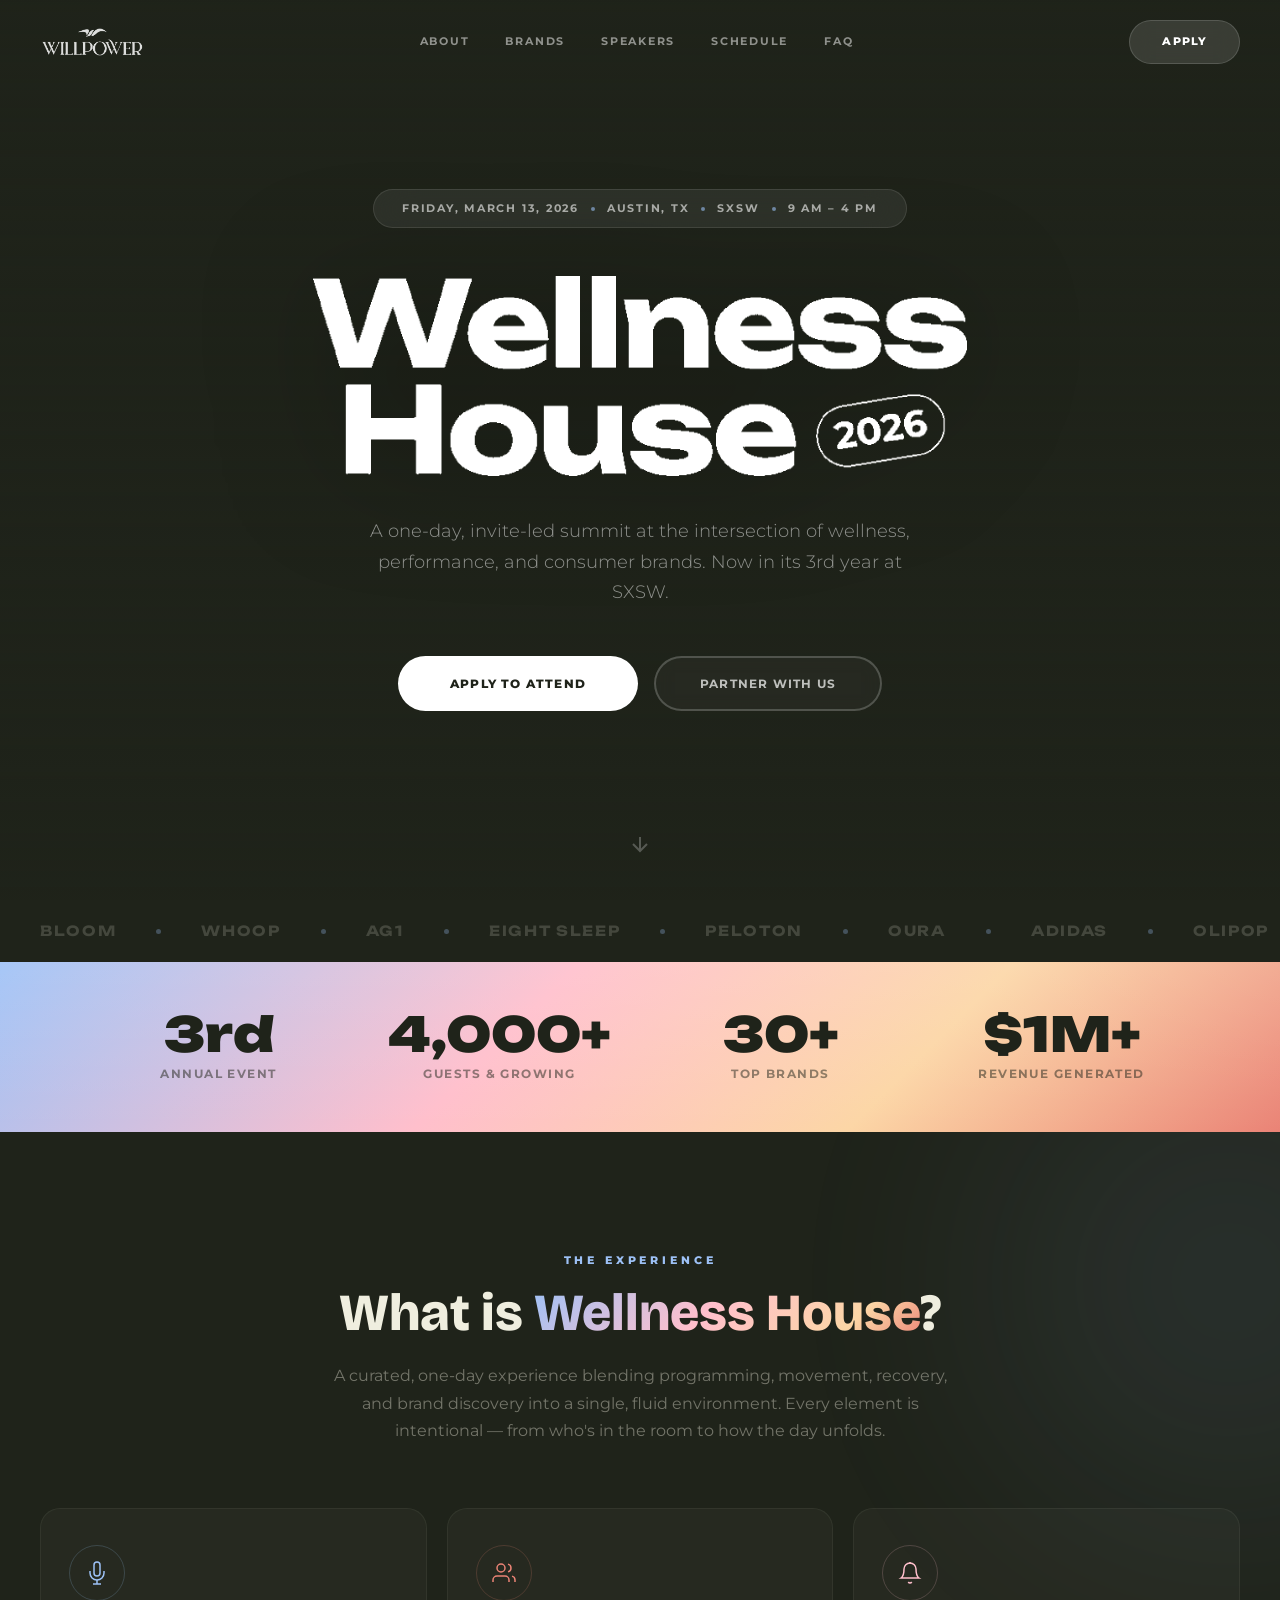
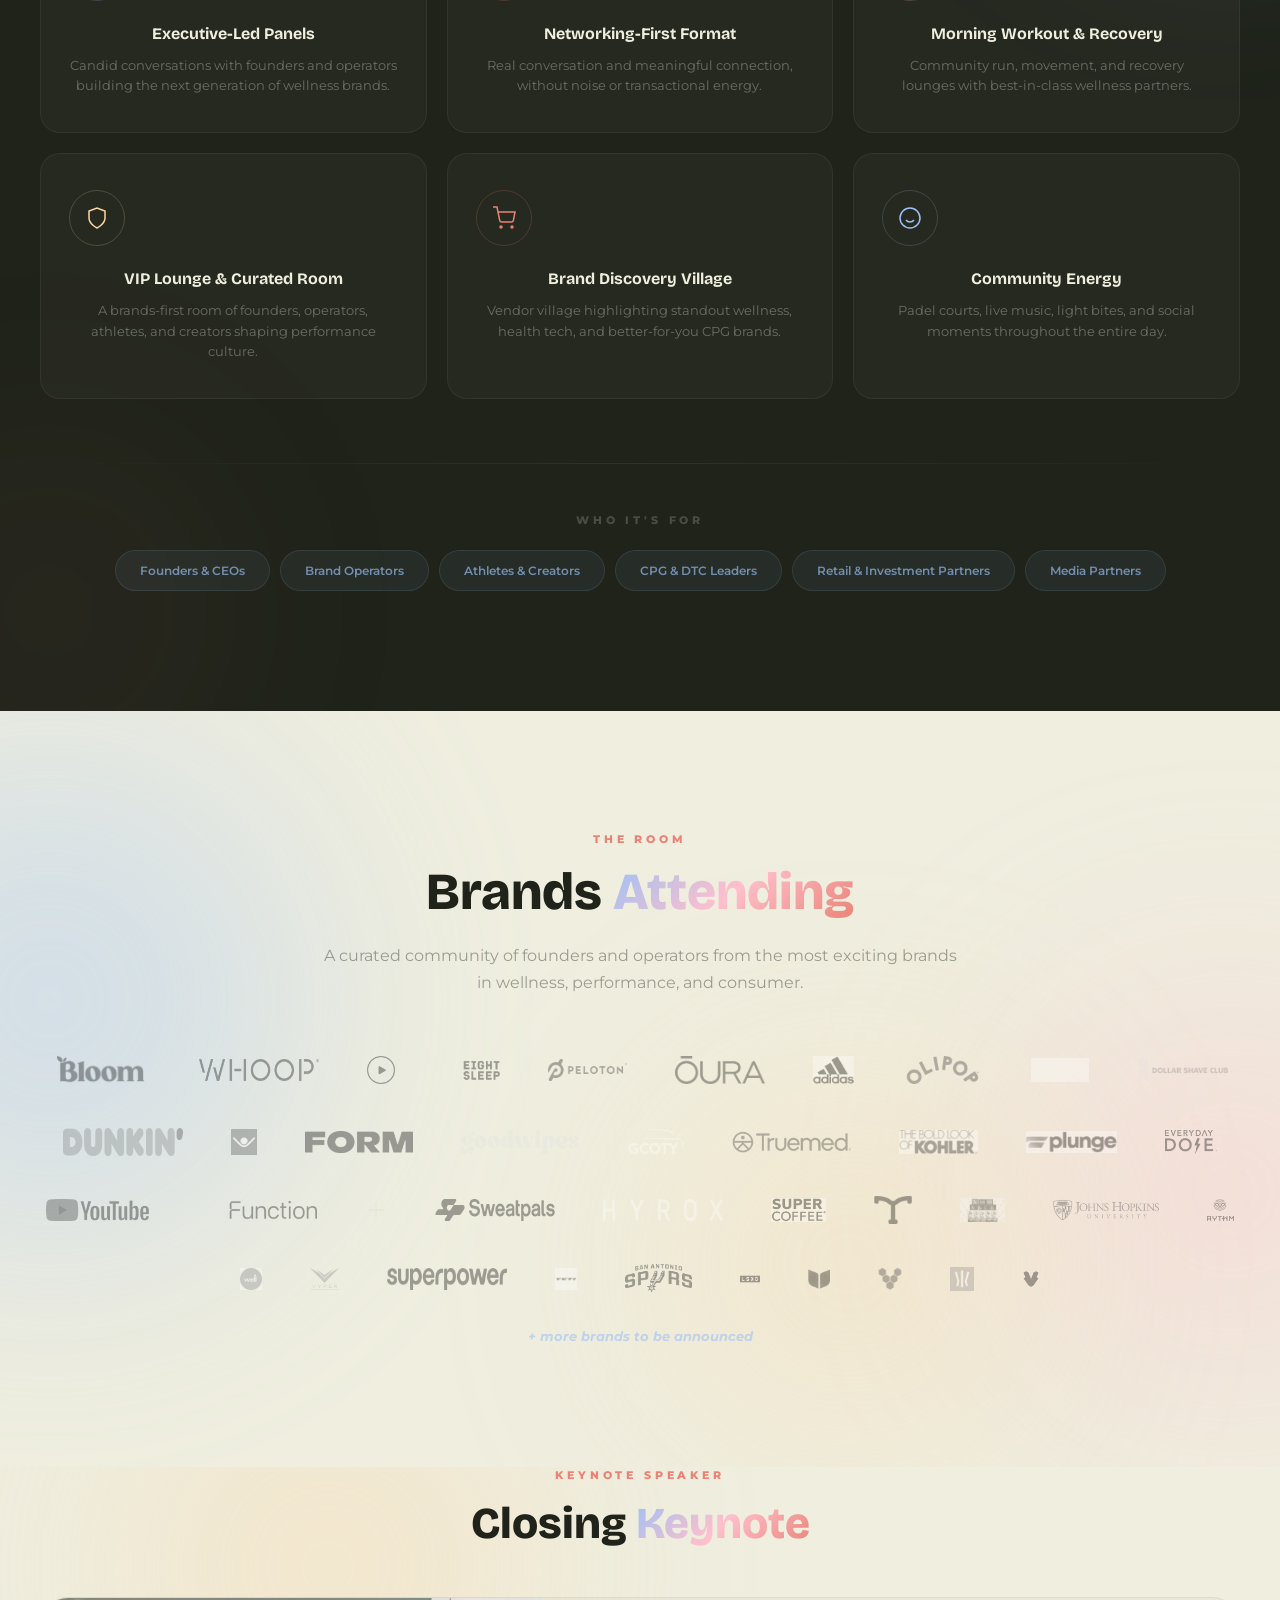
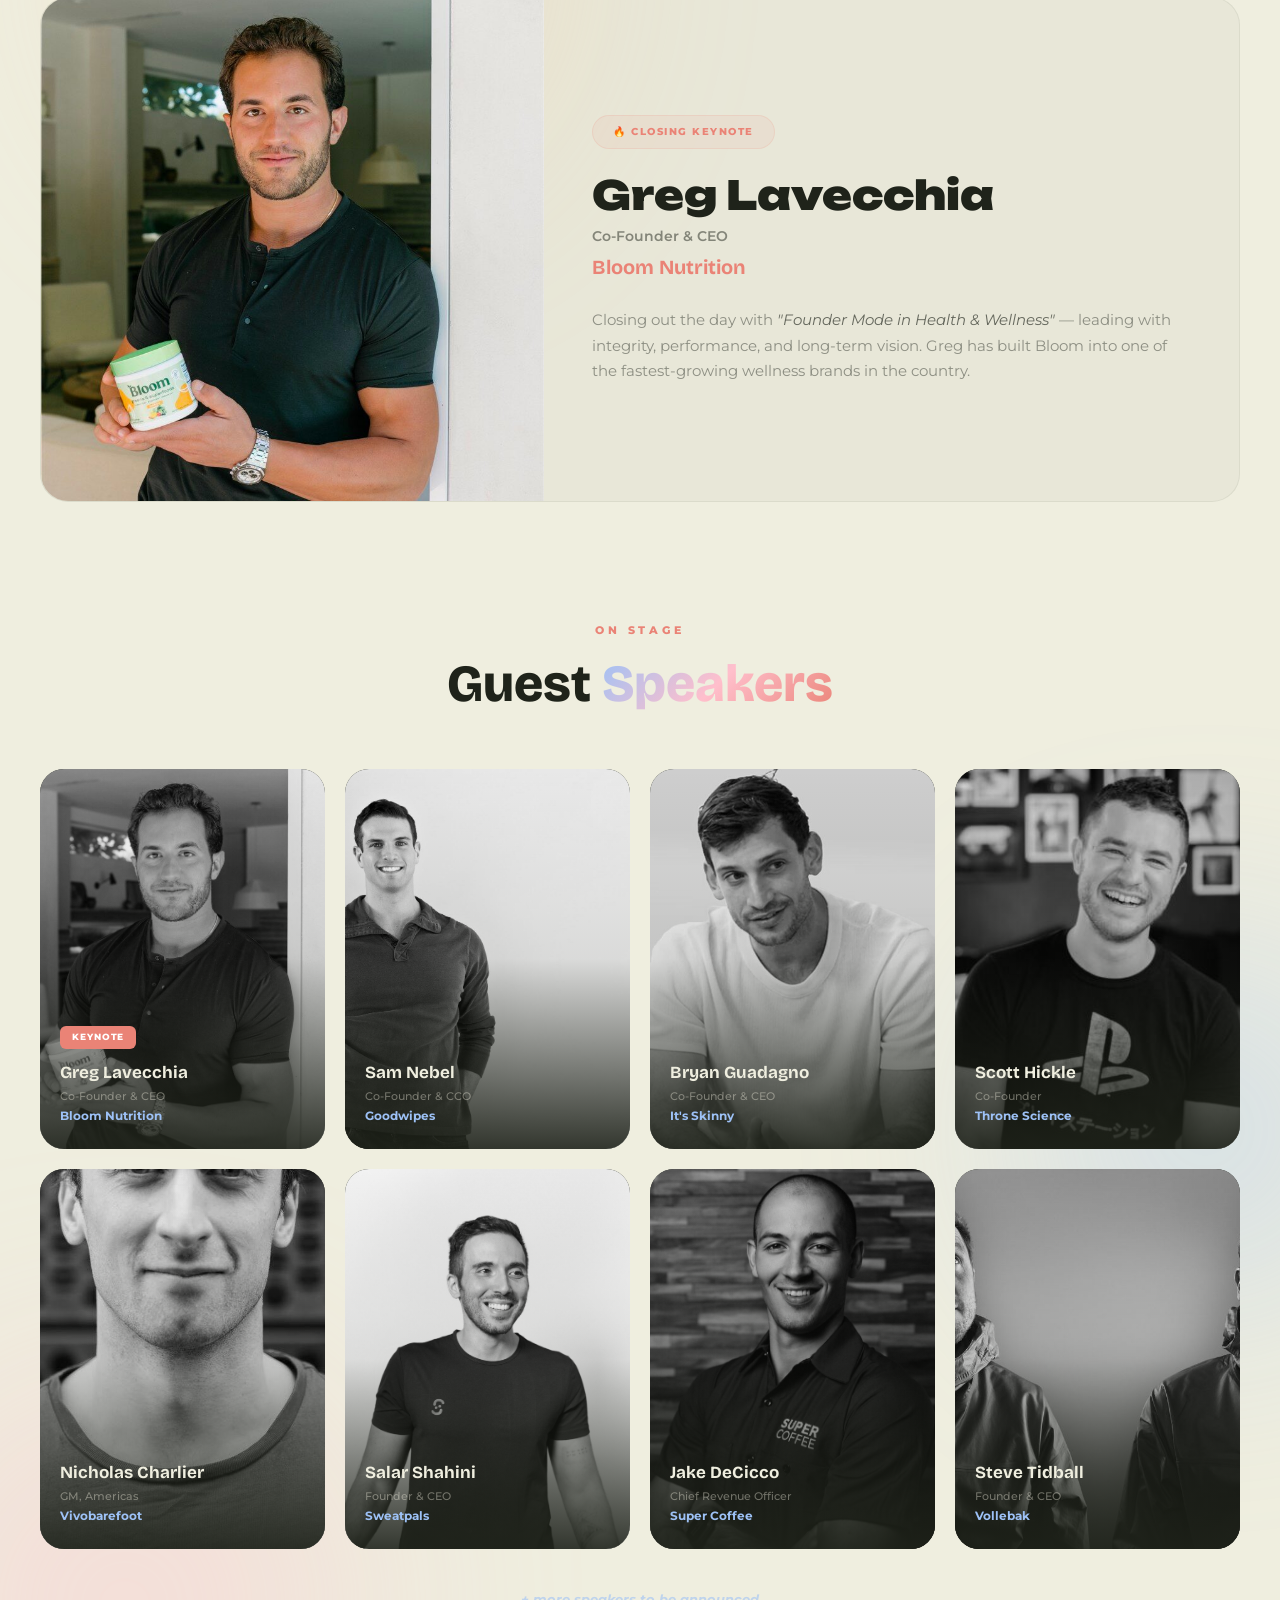
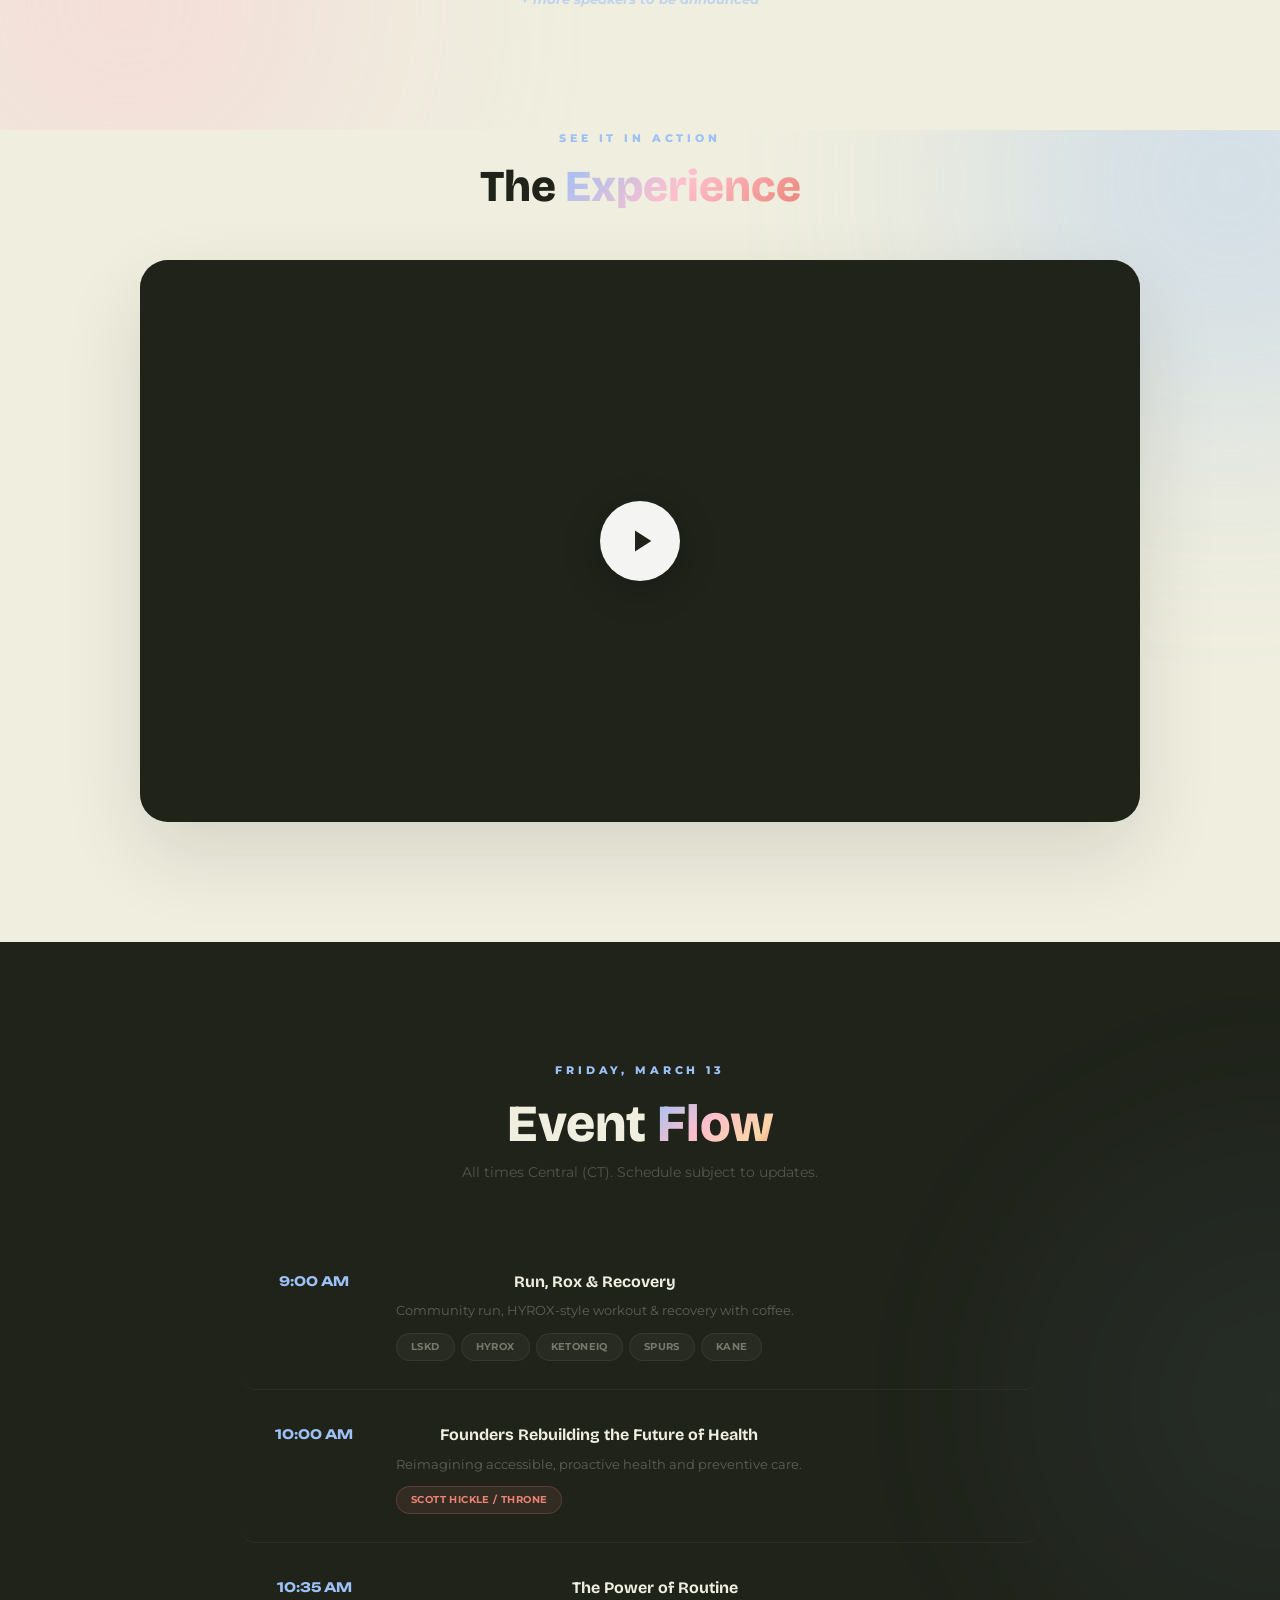
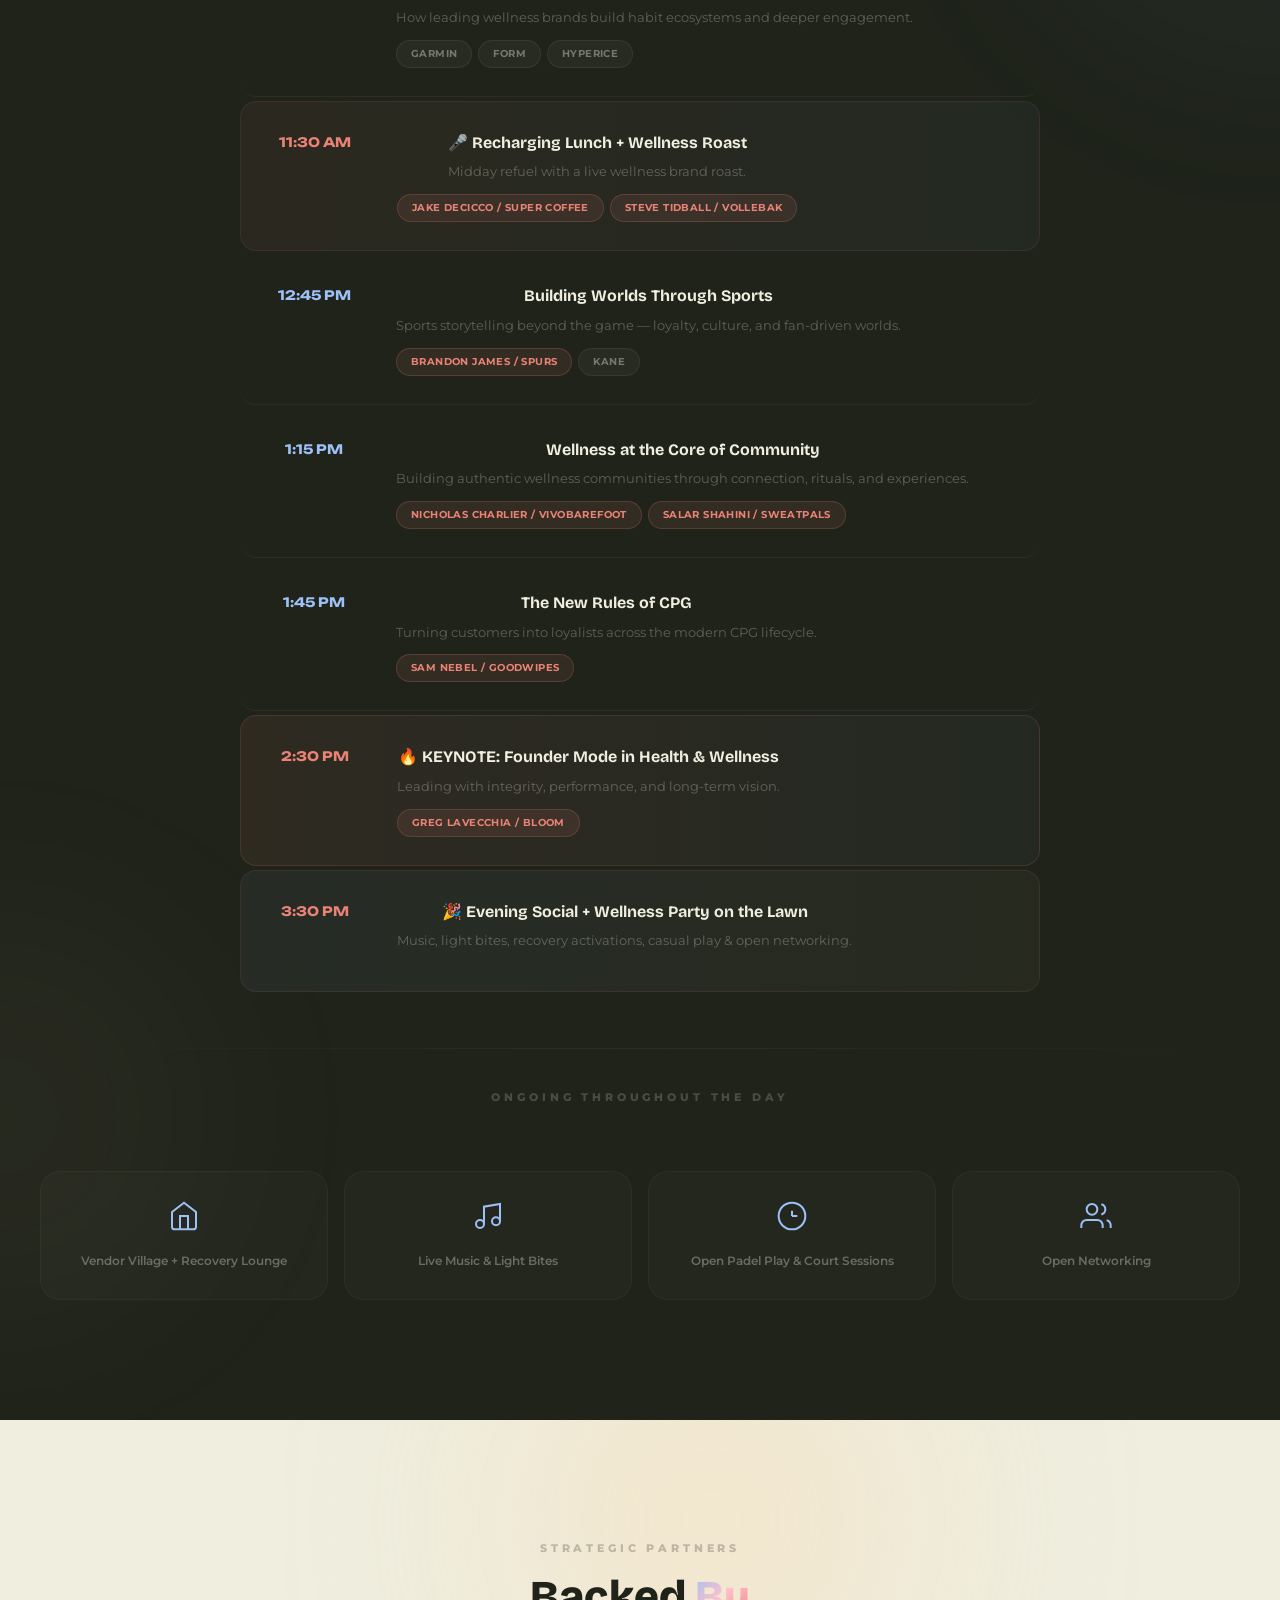
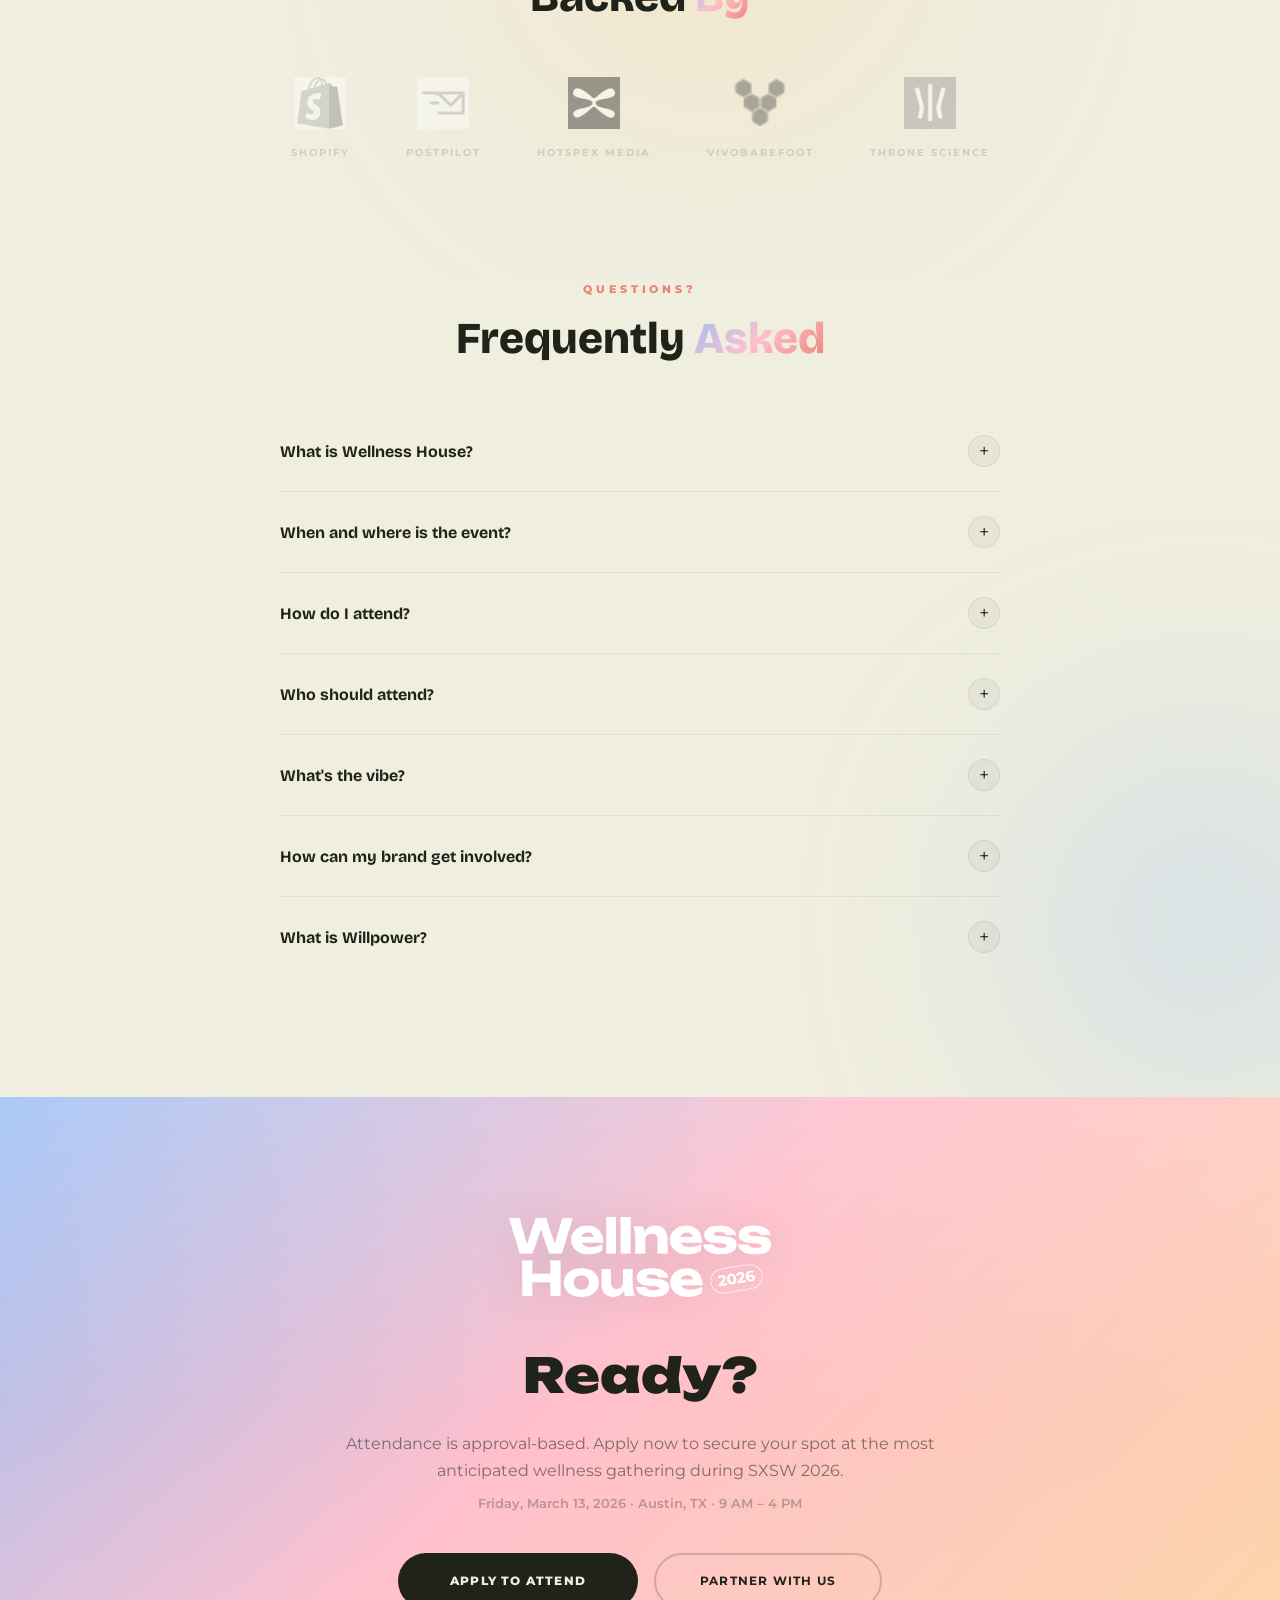
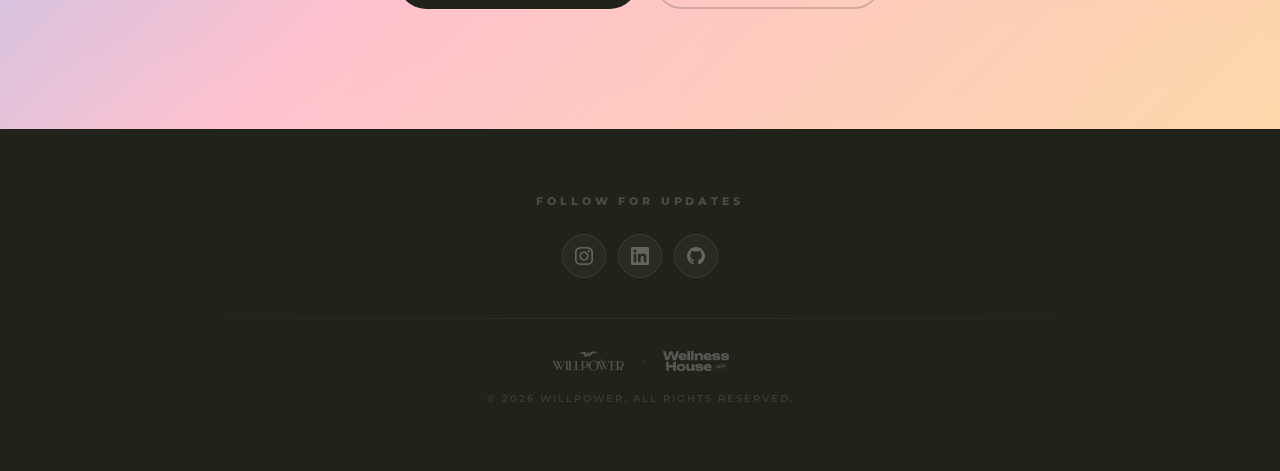
<file: v3.html>
<!DOCTYPE html>
<html lang="en">
<head>
    <meta charset="UTF-8">
    <meta name="viewport" content="width=device-width, initial-scale=1.0">
    <title>Wellness House 2026 | SXSW Austin — By Willpower</title>
    <meta name="description" content="A one-day, invite-led wellness experience at the intersection of performance, consumer brands, and culture. March 13, 2026 — Austin, TX during SXSW.">
    <meta property="og:title" content="Wellness House 2026 | SXSW Austin">
    <meta property="og:description" content="A one-day, invite-led wellness summit at the intersection of performance, consumer brands, and culture. March 13, 2026.">
    <meta property="og:type" content="website">
    <link rel="preconnect" href="https://fonts.googleapis.com">
    <link rel="preconnect" href="https://fonts.gstatic.com" crossorigin>
    <link href="https://fonts.googleapis.com/css2?family=Unbounded:wght@400;700;900&family=Bricolage+Grotesque:wght@400;600;700;800&family=Montserrat:wght@300;400;500;600;700;800&display=swap" rel="stylesheet">
    <style>
        /* ══════════════════════════════════════════════════════════════════
           RESET & BASE
           ══════════════════════════════════════════════════════════════════ */
        *, *::before, *::after { margin: 0; padding: 0; box-sizing: border-box; }
        html { scroll-behavior: smooth; -webkit-font-smoothing: antialiased; -moz-osx-font-smoothing: grayscale; }
        body {
            font-family: 'Montserrat', sans-serif;
            background: #EFEEDF;
            color: #1F231A;
            overflow-x: hidden;
            line-height: 1.6;
        }
        img { max-width: 100%; height: auto; display: block; }
        a { text-decoration: none; color: inherit; }

        /* ── Font families ── */
        .font-unbounded { font-family: 'Unbounded', sans-serif; }
        .font-bricolage { font-family: 'Bricolage Grotesque', sans-serif; }
        .font-montserrat { font-family: 'Montserrat', sans-serif; }

        /* ══════════════════════════════════════════════════════════════════
           CUSTOM SCROLLBAR
           ══════════════════════════════════════════════════════════════════ */
        ::-webkit-scrollbar { width: 10px; }
        ::-webkit-scrollbar-track { background: #EFEEDF; }
        ::-webkit-scrollbar-thumb { background: linear-gradient(180deg, #9DC1F6, #FFBFCC, #FCD6A6); border-radius: 10px; border: 2px solid #EFEEDF; }
        ::-webkit-scrollbar-thumb:hover { background: linear-gradient(180deg, #7daee8, #f0a0b5, #f0c48a); }

        /* ══════════════════════════════════════════════════════════════════
           GRADIENT TEXT
           ══════════════════════════════════════════════════════════════════ */
        .gradient-text {
            background: linear-gradient(135deg, #9DC1F6 0%, #FFBFCC 45%, #FCD6A6 80%, #EA8376 100%);
            -webkit-background-clip: text;
            -webkit-text-fill-color: transparent;
            background-clip: text;
        }
        .gradient-text-dark {
            background: linear-gradient(135deg, #9DC1F6 0%, #FFBFCC 50%, #EA8376 100%);
            -webkit-background-clip: text;
            -webkit-text-fill-color: transparent;
            background-clip: text;
        }

        /* ══════════════════════════════════════════════════════════════════
           NAVIGATION
           ══════════════════════════════════════════════════════════════════ */
        .main-nav {
            position: fixed;
            top: 0; left: 0; right: 0;
            z-index: 1000;
            padding: 20px 40px;
            display: flex;
            justify-content: space-between;
            align-items: center;
            transition: all 0.5s cubic-bezier(0.4, 0, 0.2, 1);
        }
        .main-nav.scrolled {
            padding: 12px 40px;
            background: rgba(239, 238, 223, 0.85);
            backdrop-filter: blur(24px) saturate(180%);
            -webkit-backdrop-filter: blur(24px) saturate(180%);
            border-bottom: 1px solid rgba(31, 35, 26, 0.06);
            box-shadow: 0 1px 40px rgba(0,0,0,0.04);
        }
        .main-nav.scrolled .nav-logo { filter: none; opacity: 1; }
        .main-nav.scrolled .nav-links a { color: #1F231A; opacity: 0.5; }
        .main-nav.scrolled .nav-links a:hover { opacity: 1; }
        .main-nav.scrolled .nav-cta { background: #1F231A; color: #EFEEDF; }
        .main-nav.scrolled .nav-cta:hover { background: #EA8376; }
        .main-nav.hero-mode .nav-logo { filter: brightness(0) invert(1); opacity: 0.85; }
        .main-nav.hero-mode .nav-links a { color: #fff; opacity: 0.5; }
        .main-nav.hero-mode .nav-links a:hover { opacity: 1; }
        .main-nav.hero-mode .nav-cta { background: rgba(255,255,255,0.12); color: #fff; border: 1px solid rgba(255,255,255,0.15); backdrop-filter: blur(10px); }
        .main-nav.hero-mode .nav-cta:hover { background: rgba(255,255,255,0.25); }

        .nav-logo { height: 28px; transition: all 0.4s ease; }
        .nav-links { display: flex; gap: 36px; align-items: center; }
        .nav-links a {
            font-family: 'Montserrat', sans-serif;
            font-size: 11px;
            font-weight: 700;
            letter-spacing: 0.16em;
            text-transform: uppercase;
            transition: all 0.3s ease;
        }
        .nav-cta {
            display: inline-flex; align-items: center; justify-content: center;
            padding: 12px 32px;
            border-radius: 999px;
            font-family: 'Montserrat', sans-serif;
            font-size: 11px;
            font-weight: 800;
            letter-spacing: 0.1em;
            text-transform: uppercase;
            transition: all 0.4s cubic-bezier(0.4, 0, 0.2, 1);
        }
        .nav-hamburger {
            display: none;
            flex-direction: column;
            gap: 5px;
            cursor: pointer;
            padding: 8px;
        }
        .nav-hamburger span {
            width: 22px; height: 2px;
            background: #1F231A;
            transition: all 0.3s ease;
            border-radius: 2px;
        }
        .main-nav.hero-mode .nav-hamburger span { background: #fff; }
        .mobile-menu {
            display: none;
            position: fixed;
            top: 0; left: 0; right: 0; bottom: 0;
            z-index: 999;
            background: rgba(239, 238, 223, 0.98);
            backdrop-filter: blur(30px);
            flex-direction: column;
            align-items: center;
            justify-content: center;
            gap: 32px;
        }
        .mobile-menu.open { display: flex; }
        .mobile-menu a {
            font-family: 'Unbounded', sans-serif;
            font-size: 24px;
            font-weight: 700;
            color: #1F231A;
            opacity: 0.6;
            transition: opacity 0.3s;
        }
        .mobile-menu a:hover { opacity: 1; }
        .mobile-close {
            position: absolute;
            top: 24px; right: 40px;
            font-size: 32px;
            cursor: pointer;
            color: #1F231A;
            opacity: 0.4;
        }

        @media (max-width: 900px) {
            .nav-links { display: none; }
            .nav-hamburger { display: flex; }
            .main-nav { padding: 16px 24px; }
            .main-nav.scrolled { padding: 12px 24px; }
        }

        /* ══════════════════════════════════════════════════════════════════
           HERO
           ══════════════════════════════════════════════════════════════════ */
        .hero {
            position: relative;
            min-height: 100vh;
            display: flex;
            flex-direction: column;
            align-items: center;
            justify-content: center;
            text-align: center;
            overflow: hidden;
            background: #1F231A;
        }
        .hero-video-wrap {
            position: absolute; inset: 0; z-index: 0; overflow: hidden;
        }
        .hero-video-wrap iframe {
            position: absolute;
            top: 50%; left: 50%;
            width: 177.78vh; height: 100vh;
            min-width: 100vw; min-height: 56.25vw;
            transform: translate(-50%, -50%);
            pointer-events: none;
        }
        .hero-overlay {
            position: absolute; inset: 0; z-index: 1;
            background:
                linear-gradient(180deg, rgba(31,35,26,0.75) 0%, rgba(31,35,26,0.35) 40%, rgba(31,35,26,0.9) 100%);
        }
        .hero-content {
            position: relative; z-index: 10;
            max-width: 900px;
            padding: 0 24px;
        }
        .hero-pill {
            display: inline-flex;
            align-items: center;
            gap: 12px;
            padding: 10px 28px;
            border-radius: 999px;
            background: rgba(255,255,255,0.07);
            backdrop-filter: blur(20px);
            border: 1px solid rgba(255,255,255,0.1);
            font-size: 11px;
            font-weight: 700;
            letter-spacing: 0.16em;
            text-transform: uppercase;
            color: rgba(255,255,255,0.6);
            margin-bottom: 48px;
        }
        .hero-pill .dot { width: 4px; height: 4px; border-radius: 50%; background: #9DC1F6; opacity: 0.6; }
        .hero-lockup {
            max-height: 200px;
            margin: 0 auto 40px;
            filter: drop-shadow(0 4px 60px rgba(0,0,0,0.3));
        }
        .hero-tagline {
            font-family: 'Montserrat', sans-serif;
            font-size: 18px;
            font-weight: 300;
            color: rgba(255,255,255,0.5);
            max-width: 560px;
            margin: 0 auto 48px;
            line-height: 1.7;
        }
        .hero-ctas {
            display: flex;
            gap: 16px;
            justify-content: center;
            flex-wrap: wrap;
        }
        .hero-scroll {
            position: absolute;
            bottom: 36px;
            left: 50%;
            transform: translateX(-50%);
            z-index: 10;
            animation: float 2.5s ease-in-out infinite;
        }
        @keyframes float {
            0%, 100% { transform: translateX(-50%) translateY(0); }
            50% { transform: translateX(-50%) translateY(-8px); }
        }

        @media (max-width: 768px) {
            .hero-lockup { max-height: 120px; }
            .hero-tagline { font-size: 15px; }
            .hero-pill { font-size: 9px; padding: 8px 18px; gap: 8px; flex-wrap: wrap; justify-content: center; }
            .hero-video-wrap iframe { width: 300vw; }
        }

        /* ══════════════════════════════════════════════════════════════════
           BUTTONS
           ══════════════════════════════════════════════════════════════════ */
        .btn-primary {
            display: inline-flex; align-items: center; justify-content: center;
            padding: 18px 52px;
            border-radius: 999px;
            background: #fff;
            color: #1F231A;
            font-family: 'Montserrat', sans-serif;
            font-size: 12px;
            font-weight: 800;
            letter-spacing: 0.1em;
            text-transform: uppercase;
            transition: all 0.4s cubic-bezier(0.4, 0, 0.2, 1);
            position: relative;
            overflow: hidden;
            border: none; cursor: pointer;
        }
        .btn-primary::after {
            content: '';
            position: absolute;
            inset: 0;
            border-radius: 999px;
            background: linear-gradient(135deg, #9DC1F6, #FFBFCC, #FCD6A6);
            opacity: 0;
            transition: opacity 0.4s ease;
        }
        .btn-primary:hover {
            transform: translateY(-3px);
            box-shadow: 0 16px 48px rgba(157,193,246,0.25), 0 4px 16px rgba(0,0,0,0.1);
        }
        .btn-primary:hover::after { opacity: 1; }
        .btn-primary span { position: relative; z-index: 1; }

        .btn-outline-light {
            display: inline-flex; align-items: center; justify-content: center;
            padding: 16px 44px;
            border-radius: 999px;
            border: 2px solid rgba(255,255,255,0.2);
            color: rgba(255,255,255,0.7);
            font-family: 'Montserrat', sans-serif;
            font-size: 12px;
            font-weight: 700;
            letter-spacing: 0.1em;
            text-transform: uppercase;
            transition: all 0.4s cubic-bezier(0.4, 0, 0.2, 1);
            backdrop-filter: blur(8px);
            background: rgba(255,255,255,0.03);
            cursor: pointer;
        }
        .btn-outline-light:hover {
            border-color: rgba(255,255,255,0.5);
            color: #fff;
            transform: translateY(-2px);
            box-shadow: 0 8px 32px rgba(255,255,255,0.08);
        }

        .btn-dark {
            display: inline-flex; align-items: center; justify-content: center;
            padding: 18px 52px;
            border-radius: 999px;
            background: #1F231A;
            color: #EFEEDF;
            font-family: 'Montserrat', sans-serif;
            font-size: 12px;
            font-weight: 800;
            letter-spacing: 0.1em;
            text-transform: uppercase;
            transition: all 0.4s cubic-bezier(0.4, 0, 0.2, 1);
            cursor: pointer;
            border: none;
        }
        .btn-dark:hover {
            background: #EA8376;
            color: #fff;
            transform: translateY(-3px);
            box-shadow: 0 16px 48px rgba(234,131,118,0.25);
        }

        .btn-outline-dark {
            display: inline-flex; align-items: center; justify-content: center;
            padding: 16px 44px;
            border-radius: 999px;
            border: 2px solid rgba(31, 35, 26, 0.15);
            color: #1F231A;
            font-family: 'Montserrat', sans-serif;
            font-size: 12px;
            font-weight: 700;
            letter-spacing: 0.1em;
            text-transform: uppercase;
            transition: all 0.4s cubic-bezier(0.4, 0, 0.2, 1);
            background: transparent;
            cursor: pointer;
        }
        .btn-outline-dark:hover {
            border-color: #EA8376;
            color: #EA8376;
            transform: translateY(-2px);
        }

        /* ══════════════════════════════════════════════════════════════════
           MARQUEE
           ══════════════════════════════════════════════════════════════════ */
        .marquee-section {
            background: #1F231A;
            padding: 20px 0;
            overflow: hidden;
            position: relative;
        }
        .marquee-track {
            display: flex;
            width: max-content;
            animation: marquee 40s linear infinite;
        }
        .marquee-track:hover { animation-play-state: paused; }
        .marquee-item {
            display: flex;
            align-items: center;
            gap: 40px;
            padding: 0 40px;
            white-space: nowrap;
        }
        .marquee-item span {
            font-family: 'Unbounded', sans-serif;
            font-size: 14px;
            font-weight: 700;
            color: rgba(239, 238, 223, 0.18);
            text-transform: uppercase;
            letter-spacing: 0.12em;
            transition: color 0.3s;
        }
        .marquee-item span:hover { color: rgba(239, 238, 223, 0.5); }
        .marquee-dot {
            width: 5px; height: 5px;
            border-radius: 50%;
            background: rgba(157, 193, 246, 0.3);
            flex-shrink: 0;
        }
        @keyframes marquee {
            0% { transform: translateX(0); }
            100% { transform: translateX(-50%); }
        }

        /* ══════════════════════════════════════════════════════════════════
           STATS BAR
           ══════════════════════════════════════════════════════════════════ */
        .stats-bar {
            background: linear-gradient(135deg, #9DC1F6 0%, #FFBFCC 40%, #FCD6A6 70%, #EA8376 100%);
            padding: 48px 24px;
            position: relative;
            overflow: hidden;
        }
        .stats-bar::before {
            content: '';
            position: absolute; inset: 0;
            background: linear-gradient(180deg, rgba(255,255,255,0.1) 0%, transparent 100%);
        }
        .stats-grid {
            max-width: 1100px;
            margin: 0 auto;
            display: grid;
            grid-template-columns: repeat(4, 1fr);
            gap: 24px;
            position: relative;
            z-index: 1;
        }
        .stat-item {
            text-align: center;
        }
        .stat-number {
            font-family: 'Unbounded', sans-serif;
            font-size: 48px;
            font-weight: 900;
            color: #1F231A;
            line-height: 1;
            margin-bottom: 6px;
        }
        .stat-label {
            font-family: 'Montserrat', sans-serif;
            font-size: 12px;
            font-weight: 700;
            color: rgba(31, 35, 26, 0.5);
            text-transform: uppercase;
            letter-spacing: 0.12em;
        }
        @media (max-width: 768px) {
            .stats-grid { grid-template-columns: repeat(2, 1fr); gap: 32px; }
            .stat-number { font-size: 36px; }
        }

        /* ══════════════════════════════════════════════════════════════════
           SECTION BASE & BLOBS
           ══════════════════════════════════════════════════════════════════ */
        .section-cream {
            background: #EFEEDF;
            position: relative;
            overflow: hidden;
        }
        .section-dark {
            background: #1F231A;
            color: #EFEEDF;
            position: relative;
            overflow: hidden;
        }
        .blob {
            position: absolute;
            border-radius: 50%;
            filter: blur(120px);
            pointer-events: none;
            opacity: 0.35;
            will-change: transform;
        }
        .section-padding {
            padding: 120px 24px;
        }
        .section-inner {
            max-width: 1200px;
            margin: 0 auto;
            position: relative;
            z-index: 2;
        }

        /* ══════════════════════════════════════════════════════════════════
           SECTION HEADERS
           ══════════════════════════════════════════════════════════════════ */
        .section-label {
            font-family: 'Montserrat', sans-serif;
            font-size: 11px;
            font-weight: 800;
            text-transform: uppercase;
            letter-spacing: 0.35em;
            margin-bottom: 16px;
        }
        .section-title {
            font-family: 'Bricolage Grotesque', sans-serif;
            font-weight: 800;
            line-height: 1.1;
            margin-bottom: 20px;
        }
        .section-subtitle {
            font-family: 'Montserrat', sans-serif;
            font-weight: 400;
            font-size: 16px;
            line-height: 1.7;
            max-width: 640px;
        }

        /* ══════════════════════════════════════════════════════════════════
           WHAT IS WELLNESS HOUSE (Dark Section)
           ══════════════════════════════════════════════════════════════════ */
        .pillar-grid {
            display: grid;
            grid-template-columns: repeat(3, 1fr);
            gap: 20px;
            margin-bottom: 64px;
        }
        .pillar-card {
            background: rgba(239, 238, 223, 0.03);
            border: 1px solid rgba(239, 238, 223, 0.06);
            border-radius: 20px;
            padding: 36px 28px;
            transition: all 0.4s cubic-bezier(0.4, 0, 0.2, 1);
        }
        .pillar-card:hover {
            background: rgba(239, 238, 223, 0.06);
            border-color: rgba(157, 193, 246, 0.15);
            transform: translateY(-4px);
            box-shadow: 0 20px 60px rgba(0,0,0,0.2);
        }
        .pillar-icon {
            width: 56px; height: 56px;
            border-radius: 50%;
            border: 1.5px solid rgba(157, 193, 246, 0.2);
            display: flex;
            align-items: center;
            justify-content: center;
            margin-bottom: 20px;
        }
        .pillar-icon svg {
            width: 24px; height: 24px;
            stroke: #9DC1F6;
            stroke-width: 1.5;
            fill: none;
        }
        .pillar-card h3 {
            font-family: 'Bricolage Grotesque', sans-serif;
            font-size: 16px;
            font-weight: 700;
            color: #EFEEDF;
            margin-bottom: 8px;
        }
        .pillar-card p {
            font-family: 'Montserrat', sans-serif;
            font-size: 13px;
            font-weight: 400;
            color: rgba(239, 238, 223, 0.35);
            line-height: 1.6;
        }
        .chip-row {
            display: flex;
            flex-wrap: wrap;
            gap: 10px;
            justify-content: center;
        }
        .chip {
            display: inline-flex;
            padding: 10px 24px;
            border-radius: 999px;
            background: rgba(157, 193, 246, 0.06);
            border: 1px solid rgba(157, 193, 246, 0.12);
            font-family: 'Montserrat', sans-serif;
            font-size: 12px;
            font-weight: 600;
            color: rgba(157, 193, 246, 0.65);
            transition: all 0.3s ease;
        }
        .chip:hover {
            background: rgba(157, 193, 246, 0.12);
            border-color: rgba(157, 193, 246, 0.3);
            color: #9DC1F6;
        }

        @media (max-width: 900px) {
            .pillar-grid { grid-template-columns: repeat(2, 1fr); }
        }
        @media (max-width: 600px) {
            .pillar-grid { grid-template-columns: 1fr; }
        }

        /* ══════════════════════════════════════════════════════════════════
           BRAND LOGOS
           ══════════════════════════════════════════════════════════════════ */
        .logo-wall {
            display: flex;
            flex-wrap: wrap;
            justify-content: center;
            align-items: center;
            gap: 40px 48px;
        }
        .logo-wall img {
            height: 30px;
            width: auto;
            max-width: 120px;
            filter: grayscale(100%);
            opacity: 0.35;
            transition: all 0.4s cubic-bezier(0.4, 0, 0.2, 1);
        }
        .logo-wall img:hover {
            filter: grayscale(0%);
            opacity: 1;
            transform: scale(1.1);
        }

        /* ══════════════════════════════════════════════════════════════════
           KEYNOTE SPOTLIGHT
           ══════════════════════════════════════════════════════════════════ */
        .keynote-card {
            display: flex;
            background: rgba(31, 35, 26, 0.03);
            border: 1px solid rgba(31, 35, 26, 0.06);
            border-radius: 28px;
            overflow: hidden;
            transition: all 0.4s ease;
        }
        .keynote-card:hover {
            box-shadow: 0 24px 80px rgba(0,0,0,0.08);
            transform: translateY(-2px);
        }
        .keynote-photo {
            flex: 0 0 42%;
            position: relative;
            overflow: hidden;
        }
        .keynote-photo img {
            width: 100%;
            height: 100%;
            object-fit: cover;
            transition: transform 0.6s cubic-bezier(0.4, 0, 0.2, 1);
        }
        .keynote-card:hover .keynote-photo img {
            transform: scale(1.04);
        }
        .keynote-info {
            flex: 1;
            padding: 56px 48px;
            display: flex;
            flex-direction: column;
            justify-content: center;
        }
        .keynote-badge {
            display: inline-flex;
            align-items: center;
            gap: 6px;
            padding: 8px 20px;
            border-radius: 999px;
            background: rgba(234, 131, 118, 0.08);
            border: 1px solid rgba(234, 131, 118, 0.15);
            font-family: 'Montserrat', sans-serif;
            font-size: 10px;
            font-weight: 800;
            text-transform: uppercase;
            letter-spacing: 0.15em;
            color: #EA8376;
            margin-bottom: 24px;
            align-self: flex-start;
        }
        .keynote-name {
            font-family: 'Unbounded', sans-serif;
            font-size: 40px;
            font-weight: 900;
            color: #1F231A;
            line-height: 1.1;
            margin-bottom: 8px;
        }
        .keynote-role {
            font-family: 'Montserrat', sans-serif;
            font-size: 14px;
            font-weight: 600;
            color: rgba(31, 35, 26, 0.5);
            margin-bottom: 4px;
        }
        .keynote-company {
            font-family: 'Bricolage Grotesque', sans-serif;
            font-size: 20px;
            font-weight: 700;
            color: #EA8376;
            margin-bottom: 24px;
        }
        .keynote-desc {
            font-family: 'Montserrat', sans-serif;
            font-size: 15px;
            font-weight: 400;
            color: rgba(31, 35, 26, 0.45);
            line-height: 1.7;
        }
        @media (max-width: 768px) {
            .keynote-card { flex-direction: column; }
            .keynote-photo { flex: none; height: 300px; }
            .keynote-info { padding: 32px 24px; }
            .keynote-name { font-size: 28px; }
        }

        /* ══════════════════════════════════════════════════════════════════
           SPEAKER CARDS
           ══════════════════════════════════════════════════════════════════ */
        .speakers-grid {
            display: grid;
            grid-template-columns: repeat(4, 1fr);
            gap: 20px;
        }
        .speaker-card {
            position: relative;
            border-radius: 24px;
            overflow: hidden;
            background: #1F231A;
            transition: all 0.5s cubic-bezier(0.4, 0, 0.2, 1);
            cursor: default;
        }
        .speaker-card:hover {
            transform: translateY(-8px);
            box-shadow: 0 24px 64px rgba(31, 35, 26, 0.2);
        }
        .speaker-img-wrap {
            position: relative;
            overflow: hidden;
            aspect-ratio: 3/4;
        }
        .speaker-img-wrap img {
            width: 100%;
            height: 100%;
            object-fit: cover;
            filter: grayscale(100%);
            transition: all 0.6s cubic-bezier(0.4, 0, 0.2, 1);
        }
        .speaker-card:hover .speaker-img-wrap img {
            filter: grayscale(0%);
            transform: scale(1.08);
        }
        .speaker-img-overlay {
            position: absolute;
            inset: 0;
            background: linear-gradient(0deg, rgba(31,35,26,0.9) 0%, rgba(31,35,26,0.1) 50%, transparent 100%);
        }
        .speaker-info {
            position: absolute;
            bottom: 0; left: 0; right: 0;
            padding: 24px 20px;
            z-index: 2;
        }
        .speaker-keynote-tag {
            display: inline-block;
            padding: 4px 12px;
            border-radius: 6px;
            background: #EA8376;
            font-family: 'Montserrat', sans-serif;
            font-size: 9px;
            font-weight: 800;
            text-transform: uppercase;
            letter-spacing: 0.1em;
            color: #fff;
            margin-bottom: 10px;
        }
        .speaker-name {
            font-family: 'Bricolage Grotesque', sans-serif;
            font-size: 17px;
            font-weight: 700;
            color: #EFEEDF;
            margin-bottom: 2px;
        }
        .speaker-role {
            font-family: 'Montserrat', sans-serif;
            font-size: 11px;
            font-weight: 500;
            color: rgba(239, 238, 223, 0.4);
        }
        .speaker-company {
            font-family: 'Montserrat', sans-serif;
            font-size: 12px;
            font-weight: 700;
            color: #9DC1F6;
        }

        @media (max-width: 900px) {
            .speakers-grid { grid-template-columns: repeat(2, 1fr); }
        }

        /* ══════════════════════════════════════════════════════════════════
           CINEMATIC VIDEO
           ══════════════════════════════════════════════════════════════════ */
        .video-section {
            position: relative;
            overflow: hidden;
        }
        .video-container {
            max-width: 1000px;
            margin: 0 auto;
            border-radius: 28px;
            overflow: hidden;
            position: relative;
            aspect-ratio: 16/9;
            box-shadow: 0 32px 80px rgba(31, 35, 26, 0.12);
            background: #1F231A;
        }
        .video-container iframe {
            position: absolute; inset: 0;
            width: 100%; height: 100%;
            border: 0;
        }
        .video-play-overlay {
            position: absolute; inset: 0;
            display: flex;
            align-items: center;
            justify-content: center;
            background: rgba(31, 35, 26, 0.4);
            z-index: 5;
            cursor: pointer;
            transition: all 0.4s ease;
        }
        .video-play-overlay:hover { background: rgba(31, 35, 26, 0.2); }
        .video-play-overlay:hover .play-btn { transform: scale(1.1); }
        .play-btn {
            width: 80px; height: 80px;
            border-radius: 50%;
            background: rgba(255,255,255,0.95);
            display: flex;
            align-items: center;
            justify-content: center;
            transition: all 0.4s cubic-bezier(0.4, 0, 0.2, 1);
            box-shadow: 0 8px 40px rgba(0,0,0,0.2);
        }
        .play-btn svg { margin-left: 4px; }

        /* ══════════════════════════════════════════════════════════════════
           SCHEDULE (Dark Section)
           ══════════════════════════════════════════════════════════════════ */
        .schedule-timeline {
            max-width: 800px;
            margin: 0 auto;
        }
        .schedule-row {
            display: flex;
            gap: 32px;
            padding: 28px 24px;
            border-bottom: 1px solid rgba(239, 238, 223, 0.05);
            transition: background 0.3s ease;
            border-radius: 16px;
            margin-bottom: 4px;
        }
        .schedule-row:hover {
            background: rgba(239, 238, 223, 0.03);
        }
        .schedule-row.highlight {
            background: linear-gradient(90deg, rgba(234,131,118,0.06) 0%, rgba(157,193,246,0.04) 100%);
            border: 1px solid rgba(234,131,118,0.1);
            border-bottom: 1px solid rgba(234,131,118,0.1);
        }
        .schedule-time {
            font-family: 'Unbounded', sans-serif;
            font-size: 13px;
            font-weight: 700;
            color: #9DC1F6;
            min-width: 100px;
            flex-shrink: 0;
            padding-top: 2px;
        }
        .schedule-row.highlight .schedule-time { color: #EA8376; }
        .schedule-content h3 {
            font-family: 'Bricolage Grotesque', sans-serif;
            font-size: 16px;
            font-weight: 700;
            color: #EFEEDF;
            margin-bottom: 6px;
        }
        .schedule-content p {
            font-family: 'Montserrat', sans-serif;
            font-size: 13px;
            font-weight: 400;
            color: rgba(239, 238, 223, 0.3);
            margin-bottom: 12px;
        }
        .pill-row {
            display: flex;
            flex-wrap: wrap;
            gap: 6px;
        }
        .pill {
            display: inline-flex;
            padding: 5px 14px;
            border-radius: 999px;
            font-family: 'Montserrat', sans-serif;
            font-size: 10px;
            font-weight: 700;
            text-transform: uppercase;
            letter-spacing: 0.04em;
            background: rgba(239, 238, 223, 0.04);
            border: 1px solid rgba(239, 238, 223, 0.07);
            color: rgba(239, 238, 223, 0.4);
            transition: all 0.3s;
        }
        .pill:hover { border-color: rgba(157,193,246,0.3); color: #9DC1F6; }
        .pill.accent {
            background: rgba(234,131,118,0.1);
            border-color: rgba(234,131,118,0.2);
            color: #EA8376;
        }
        .ongoing-grid {
            display: grid;
            grid-template-columns: repeat(4, 1fr);
            gap: 16px;
            margin-top: 64px;
        }
        .ongoing-card {
            text-align: center;
            padding: 28px 16px;
            border-radius: 20px;
            background: rgba(239, 238, 223, 0.02);
            border: 1px solid rgba(239, 238, 223, 0.04);
            transition: all 0.3s;
        }
        .ongoing-card:hover { border-color: rgba(239, 238, 223, 0.08); background: rgba(239, 238, 223, 0.04); }
        .ongoing-card svg {
            width: 32px; height: 32px;
            stroke: #9DC1F6;
            stroke-width: 1.5;
            fill: none;
            margin: 0 auto 12px;
        }
        .ongoing-card p {
            font-family: 'Montserrat', sans-serif;
            font-size: 12px;
            font-weight: 600;
            color: rgba(239, 238, 223, 0.35);
        }
        @media (max-width: 768px) {
            .schedule-row { flex-direction: column; gap: 8px; }
            .ongoing-grid { grid-template-columns: repeat(2, 1fr); }
        }

        /* ══════════════════════════════════════════════════════════════════
           SPONSORS
           ══════════════════════════════════════════════════════════════════ */
        .sponsor-row {
            display: flex;
            flex-wrap: wrap;
            justify-content: center;
            align-items: center;
            gap: 56px;
        }
        .sponsor-item {
            display: flex;
            flex-direction: column;
            align-items: center;
            gap: 16px;
            transition: all 0.4s ease;
        }
        .sponsor-item:hover { transform: translateY(-4px); }
        .sponsor-item img {
            height: 52px;
            width: auto;
            filter: grayscale(100%);
            opacity: 0.4;
            transition: all 0.4s ease;
        }
        .sponsor-item:hover img {
            filter: grayscale(0%);
            opacity: 1;
        }
        .sponsor-item span {
            font-family: 'Montserrat', sans-serif;
            font-size: 10px;
            font-weight: 700;
            text-transform: uppercase;
            letter-spacing: 0.2em;
            color: rgba(31, 35, 26, 0.15);
            transition: color 0.3s;
        }
        .sponsor-item:hover span { color: rgba(31, 35, 26, 0.5); }

        /* ══════════════════════════════════════════════════════════════════
           FAQ
           ══════════════════════════════════════════════════════════════════ */
        .faq-list { max-width: 720px; margin: 0 auto; }
        .faq-item {
            border-bottom: 1px solid rgba(31, 35, 26, 0.06);
        }
        .faq-item:last-child { border-bottom: none; }
        .faq-toggle {
            display: flex;
            justify-content: space-between;
            align-items: center;
            gap: 16px;
            padding: 24px 0;
            cursor: pointer;
            transition: all 0.3s;
        }
        .faq-toggle:hover h3 { color: #EA8376; }
        .faq-toggle h3 {
            font-family: 'Bricolage Grotesque', sans-serif;
            font-size: 16px;
            font-weight: 700;
            color: #1F231A;
            transition: color 0.3s;
        }
        .faq-icon {
            width: 32px; height: 32px;
            border-radius: 50%;
            background: rgba(31, 35, 26, 0.04);
            border: 1px solid rgba(31, 35, 26, 0.08);
            display: flex;
            align-items: center;
            justify-content: center;
            flex-shrink: 0;
            transition: all 0.35s cubic-bezier(0.4, 0, 0.2, 1);
            font-size: 18px;
            color: #1F231A;
        }
        .faq-icon.open {
            transform: rotate(45deg);
            background: rgba(234, 131, 118, 0.08);
            border-color: rgba(234, 131, 118, 0.15);
            color: #EA8376;
        }
        .faq-answer {
            max-height: 0;
            overflow: hidden;
            transition: max-height 0.4s cubic-bezier(0.4, 0, 0.2, 1), padding 0.4s;
        }
        .faq-answer.open { max-height: 300px; }
        .faq-answer p {
            font-family: 'Montserrat', sans-serif;
            font-size: 14px;
            font-weight: 400;
            color: rgba(31, 35, 26, 0.45);
            line-height: 1.7;
            padding-bottom: 24px;
        }
        .faq-answer a { color: #9DC1F6; text-decoration: underline; }

        /* ══════════════════════════════════════════════════════════════════
           APPLY / CTA SECTION
           ══════════════════════════════════════════════════════════════════ */
        .apply-section {
            background: linear-gradient(135deg, #9DC1F6 0%, #FFBFCC 45%, #FCD6A6 100%);
            position: relative;
            overflow: hidden;
            padding: 120px 24px;
            text-align: center;
        }
        .apply-section::before {
            content: '';
            position: absolute; inset: 0;
            background: linear-gradient(180deg, rgba(255,255,255,0.15) 0%, transparent 50%, rgba(255,255,255,0.05) 100%);
        }
        .apply-inner {
            max-width: 640px;
            margin: 0 auto;
            position: relative;
            z-index: 2;
        }
        .apply-lockup {
            height: 80px;
            margin: 0 auto 40px;
            filter: drop-shadow(0 2px 20px rgba(0,0,0,0.1));
        }
        .apply-title {
            font-family: 'Unbounded', sans-serif;
            font-size: 48px;
            font-weight: 900;
            color: #1F231A;
            margin-bottom: 16px;
        }
        .apply-subtitle {
            font-family: 'Montserrat', sans-serif;
            font-size: 16px;
            font-weight: 400;
            color: rgba(31, 35, 26, 0.55);
            line-height: 1.7;
            margin-bottom: 8px;
        }
        .apply-date {
            font-family: 'Montserrat', sans-serif;
            font-size: 13px;
            font-weight: 600;
            color: rgba(31, 35, 26, 0.3);
            margin-bottom: 40px;
        }
        .apply-ctas {
            display: flex;
            gap: 16px;
            justify-content: center;
            flex-wrap: wrap;
        }

        /* ══════════════════════════════════════════════════════════════════
           FOOTER
           ══════════════════════════════════════════════════════════════════ */
        .site-footer {
            background: #1F231A;
            padding: 64px 24px;
            text-align: center;
        }
        .footer-label {
            font-family: 'Montserrat', sans-serif;
            font-size: 11px;
            font-weight: 800;
            text-transform: uppercase;
            letter-spacing: 0.35em;
            color: rgba(239, 238, 223, 0.2);
            margin-bottom: 24px;
        }
        .footer-socials {
            display: flex;
            justify-content: center;
            gap: 12px;
            margin-bottom: 40px;
        }
        .footer-social {
            width: 44px; height: 44px;
            border-radius: 50%;
            background: rgba(239, 238, 223, 0.04);
            border: 1px solid rgba(239, 238, 223, 0.08);
            display: flex;
            align-items: center;
            justify-content: center;
            color: rgba(239, 238, 223, 0.3);
            transition: all 0.3s ease;
        }
        .footer-social:hover {
            background: rgba(239, 238, 223, 0.08);
            border-color: rgba(239, 238, 223, 0.15);
            color: #EFEEDF;
        }
        .footer-divider {
            height: 1px;
            background: linear-gradient(90deg, transparent 0%, rgba(239, 238, 223, 0.06) 50%, transparent 100%);
            margin-bottom: 32px;
        }
        .footer-logos {
            display: flex;
            justify-content: center;
            align-items: center;
            gap: 16px;
            margin-bottom: 20px;
        }
        .footer-logos img { height: 20px; opacity: 0.25; }
        .footer-logos span { font-size: 10px; color: rgba(239, 238, 223, 0.08); }
        .footer-copy {
            font-family: 'Montserrat', sans-serif;
            font-size: 10px;
            font-weight: 600;
            text-transform: uppercase;
            letter-spacing: 0.2em;
            color: rgba(239, 238, 223, 0.12);
        }

        /* ══════════════════════════════════════════════════════════════════
           ANIMATIONS
           ══════════════════════════════════════════════════════════════════ */
        .reveal {
            opacity: 0;
            transform: translateY(48px);
            transition: opacity 0.8s cubic-bezier(0.4, 0, 0.2, 1), transform 0.8s cubic-bezier(0.4, 0, 0.2, 1);
        }
        .reveal.visible {
            opacity: 1;
            transform: translateY(0);
        }
        .reveal-scale {
            opacity: 0;
            transform: scale(0.96);
            transition: opacity 0.8s cubic-bezier(0.4, 0, 0.2, 1), transform 0.8s cubic-bezier(0.4, 0, 0.2, 1);
        }
        .reveal-scale.visible {
            opacity: 1;
            transform: scale(1);
        }
        .delay-1 { transition-delay: 0.05s; }
        .delay-2 { transition-delay: 0.1s; }
        .delay-3 { transition-delay: 0.15s; }
        .delay-4 { transition-delay: 0.2s; }
        .delay-5 { transition-delay: 0.25s; }
        .delay-6 { transition-delay: 0.3s; }
        .delay-7 { transition-delay: 0.35s; }
        .delay-8 { transition-delay: 0.4s; }

        /* ══════════════════════════════════════════════════════════════════
           SECTION TRANSITIONS
           ══════════════════════════════════════════════════════════════════ */
        .section-cream::before {
            content: '';
            position: absolute;
            top: -60px; left: 0; right: 0;
            height: 60px;
            background: linear-gradient(180deg, transparent 0%, #EFEEDF 100%);
            z-index: 1;
            pointer-events: none;
        }
        .section-dark + .section-cream::before {
            background: linear-gradient(180deg, #1F231A 0%, #EFEEDF 100%);
        }

        /* ══════════════════════════════════════════════════════════════════
           PULSE ANIMATION ON CTA
           ══════════════════════════════════════════════════════════════════ */
        @keyframes pulse-ring {
            0% { transform: scale(0.9); opacity: 0.6; }
            80%, 100% { transform: scale(1.5); opacity: 0; }
        }
        .btn-pulse {
            position: relative;
        }
        .btn-pulse::before {
            content: '';
            position: absolute;
            inset: -4px;
            border-radius: 999px;
            border: 2px solid rgba(157, 193, 246, 0.4);
            animation: pulse-ring 2.5s cubic-bezier(0.4, 0, 0.6, 1) infinite;
        }

        /* ══════════════════════════════════════════════════════════════════
           RESPONSIVE
           ══════════════════════════════════════════════════════════════════ */
        @media (max-width: 768px) {
            .section-padding { padding: 80px 20px; }
            .section-title { font-size: 32px !important; }
            .speakers-grid { gap: 12px; }
            .logo-wall { gap: 24px 32px; }
            .logo-wall img { height: 22px; }
            .sponsor-row { gap: 32px; }
            .apply-title { font-size: 32px; }
        }
    </style>
</head>
<body>

    <!-- ═══════════════════════════════════════════════════════════════════
         1. NAVIGATION
         ═══════════════════════════════════════════════════════════════════ -->
    <nav class="main-nav hero-mode" id="mainNav">
        <a href="#">
            <img src="img/willpower-dark.png" alt="Willpower" class="nav-logo">
        </a>
        <div class="nav-links">
            <a href="#about">About</a>
            <a href="#brands">Brands</a>
            <a href="#speakers">Speakers</a>
            <a href="#schedule">Schedule</a>
            <a href="#faq">FAQ</a>
        </div>
        <a href="https://lu.ma/WellnessHouse" target="_blank" class="nav-cta">Apply</a>
        <div class="nav-hamburger" onclick="toggleMobile()">
            <span></span><span></span>
        </div>
    </nav>

    <!-- Mobile Menu -->
    <div class="mobile-menu" id="mobileMenu">
        <div class="mobile-close" onclick="closeMobile()">&times;</div>
        <a href="#about" onclick="closeMobile()">About</a>
        <a href="#brands" onclick="closeMobile()">Brands</a>
        <a href="#speakers" onclick="closeMobile()">Speakers</a>
        <a href="#schedule" onclick="closeMobile()">Schedule</a>
        <a href="#faq" onclick="closeMobile()">FAQ</a>
        <a href="https://lu.ma/WellnessHouse" target="_blank" class="btn-dark" style="margin-top:16px;font-size:14px;" onclick="closeMobile()">Apply to Attend</a>
    </div>

    <!-- ═══════════════════════════════════════════════════════════════════
         2. HERO
         ═══════════════════════════════════════════════════════════════════ -->
    <section class="hero">
        <div class="hero-video-wrap">
            <iframe
                id="heroVideo"
                src="https://www.youtube.com/embed/30aSv-OTOSE?autoplay=1&mute=1&loop=1&playlist=30aSv-OTOSE&controls=0&showinfo=0&rel=0&modestbranding=1&playsinline=1&enablejsapi=1&vq=hd1080&start=10&end=45"
                frameborder="0"
                allow="autoplay; encrypted-media"
                allowfullscreen
            ></iframe>
        </div>
        <div class="hero-overlay"></div>

        <div class="hero-content">
            <div class="reveal hero-pill">
                <span>Friday, March 13, 2026</span>
                <span class="dot"></span>
                <span>Austin, TX</span>
                <span class="dot"></span>
                <span>SXSW</span>
                <span class="dot"></span>
                <span>9 AM – 4 PM</span>
            </div>

            <div class="reveal delay-1">
                <img src="img/wh-lockup-white-final.png" alt="Wellness House 2026" class="hero-lockup">
            </div>

            <p class="reveal delay-2 hero-tagline">
                A one-day, invite-led summit at the intersection of wellness, performance, and consumer brands. Now in its 3rd year at SXSW.
            </p>

            <div class="reveal delay-3 hero-ctas">
                <a href="https://lu.ma/WellnessHouse" target="_blank" class="btn-primary btn-pulse"><span>Apply to Attend</span></a>
                <a href="mailto:bill@willpowerhq.com" class="btn-outline-light">Partner With Us</a>
            </div>
        </div>

        <div class="hero-scroll">
            <svg width="24" height="24" fill="none" stroke="rgba(255,255,255,0.25)" stroke-width="2" viewBox="0 0 24 24"><path d="M12 5v14M5 12l7 7 7-7"/></svg>
        </div>
    </section>

    <!-- ═══════════════════════════════════════════════════════════════════
         3. MARQUEE
         ═══════════════════════════════════════════════════════════════════ -->
    <div class="marquee-section">
        <div class="marquee-track" id="marqueeTrack">
            <div class="marquee-item">
                <span>Bloom</span><div class="marquee-dot"></div>
                <span>WHOOP</span><div class="marquee-dot"></div>
                <span>AG1</span><div class="marquee-dot"></div>
                <span>Eight Sleep</span><div class="marquee-dot"></div>
                <span>Peloton</span><div class="marquee-dot"></div>
                <span>OURA</span><div class="marquee-dot"></div>
                <span>Adidas</span><div class="marquee-dot"></div>
                <span>Olipop</span><div class="marquee-dot"></div>
                <span>David</span><div class="marquee-dot"></div>
                <span>Shopify</span><div class="marquee-dot"></div>
                <span>Cadillac</span><div class="marquee-dot"></div>
                <span>Dunkin'</span><div class="marquee-dot"></div>
                <span>LSKD</span><div class="marquee-dot"></div>
                <span>Vivobarefoot</span><div class="marquee-dot"></div>
                <span>Super Coffee</span><div class="marquee-dot"></div>
                <span>HYROX</span><div class="marquee-dot"></div>
                <span>KetoneIQ</span><div class="marquee-dot"></div>
                <span>Goodwipes</span><div class="marquee-dot"></div>
                <span>Vollebak</span><div class="marquee-dot"></div>
                <span>FORM</span><div class="marquee-dot"></div>
            </div>
            <div class="marquee-item">
                <span>Bloom</span><div class="marquee-dot"></div>
                <span>WHOOP</span><div class="marquee-dot"></div>
                <span>AG1</span><div class="marquee-dot"></div>
                <span>Eight Sleep</span><div class="marquee-dot"></div>
                <span>Peloton</span><div class="marquee-dot"></div>
                <span>OURA</span><div class="marquee-dot"></div>
                <span>Adidas</span><div class="marquee-dot"></div>
                <span>Olipop</span><div class="marquee-dot"></div>
                <span>David</span><div class="marquee-dot"></div>
                <span>Shopify</span><div class="marquee-dot"></div>
                <span>Cadillac</span><div class="marquee-dot"></div>
                <span>Dunkin'</span><div class="marquee-dot"></div>
                <span>LSKD</span><div class="marquee-dot"></div>
                <span>Vivobarefoot</span><div class="marquee-dot"></div>
                <span>Super Coffee</span><div class="marquee-dot"></div>
                <span>HYROX</span><div class="marquee-dot"></div>
                <span>KetoneIQ</span><div class="marquee-dot"></div>
                <span>Goodwipes</span><div class="marquee-dot"></div>
                <span>Vollebak</span><div class="marquee-dot"></div>
                <span>FORM</span><div class="marquee-dot"></div>
            </div>
        </div>
    </div>

    <!-- ═══════════════════════════════════════════════════════════════════
         4. STATS BAR
         ═══════════════════════════════════════════════════════════════════ -->
    <div class="stats-bar" id="statsBar">
        <div class="stats-grid">
            <div class="stat-item reveal">
                <div class="stat-number" data-target="3">0</div>
                <div class="stat-label">Annual Event</div>
            </div>
            <div class="stat-item reveal delay-1">
                <div class="stat-number" data-target="4000" data-suffix="+">0</div>
                <div class="stat-label">Guests &amp; Growing</div>
            </div>
            <div class="stat-item reveal delay-2">
                <div class="stat-number" data-target="30" data-suffix="+">0</div>
                <div class="stat-label">Top Brands</div>
            </div>
            <div class="stat-item reveal delay-3">
                <div class="stat-number" data-target="1" data-prefix="$" data-suffix="M+">0</div>
                <div class="stat-label">Revenue Generated</div>
            </div>
        </div>
    </div>

    <!-- ═══════════════════════════════════════════════════════════════════
         5. WHAT IS WELLNESS HOUSE (Dark)
         ═══════════════════════════════════════════════════════════════════ -->
    <section id="about" class="section-dark section-padding">
        <div class="blob" style="width:500px;height:500px;background:#9DC1F6;top:-100px;right:-200px;opacity:0.08;"></div>
        <div class="blob" style="width:400px;height:400px;background:#EA8376;bottom:-100px;left:-150px;opacity:0.05;"></div>

        <div class="section-inner" style="text-align:center;">
            <div class="reveal section-label" style="color:#9DC1F6;">The Experience</div>
            <h2 class="reveal section-title" style="font-size:52px;color:#EFEEDF;">
                What is <span class="gradient-text">Wellness House</span>?
            </h2>
            <p class="reveal section-subtitle" style="color:rgba(239,238,223,0.4);margin:0 auto 64px;">
                A curated, one-day experience blending programming, movement, recovery, and brand discovery into a single, fluid environment. Every element is intentional — from who's in the room to how the day unfolds.
            </p>

            <div class="pillar-grid">
                <!-- Pillar 1 -->
                <div class="reveal delay-1 pillar-card">
                    <div class="pillar-icon">
                        <svg viewBox="0 0 24 24"><path d="M12 1a3 3 0 0 0-3 3v8a3 3 0 0 0 6 0V4a3 3 0 0 0-3-3z"/><path d="M19 10v2a7 7 0 0 1-14 0v-2"/><line x1="12" y1="19" x2="12" y2="23"/><line x1="8" y1="23" x2="16" y2="23"/></svg>
                    </div>
                    <h3>Executive-Led Panels</h3>
                    <p>Candid conversations with founders and operators building the next generation of wellness brands.</p>
                </div>
                <!-- Pillar 2 -->
                <div class="reveal delay-2 pillar-card">
                    <div class="pillar-icon" style="border-color:rgba(234,131,118,0.2);">
                        <svg viewBox="0 0 24 24" style="stroke:#EA8376;"><path d="M17 21v-2a4 4 0 0 0-4-4H5a4 4 0 0 0-4 4v2"/><circle cx="9" cy="7" r="4"/><path d="M23 21v-2a4 4 0 0 0-3-3.87"/><path d="M16 3.13a4 4 0 0 1 0 7.75"/></svg>
                    </div>
                    <h3>Networking-First Format</h3>
                    <p>Real conversation and meaningful connection, without noise or transactional energy.</p>
                </div>
                <!-- Pillar 3 -->
                <div class="reveal delay-3 pillar-card">
                    <div class="pillar-icon" style="border-color:rgba(255,191,204,0.2);">
                        <svg viewBox="0 0 24 24" style="stroke:#FFBFCC;"><path d="M18 8A6 6 0 0 0 6 8c0 7-3 9-3 9h18s-3-2-3-9"/><path d="M13.73 21a2 2 0 0 1-3.46 0"/><circle cx="12" cy="2" r="1" fill="#FFBFCC" stroke="none"/></svg>
                    </div>
                    <h3>Morning Workout &amp; Recovery</h3>
                    <p>Community run, movement, and recovery lounges with best-in-class wellness partners.</p>
                </div>
                <!-- Pillar 4 -->
                <div class="reveal delay-4 pillar-card">
                    <div class="pillar-icon" style="border-color:rgba(252,214,166,0.2);">
                        <svg viewBox="0 0 24 24" style="stroke:#FCD6A6;"><path d="M12 22s8-4 8-10V5l-8-3-8 3v7c0 6 8 10 8 10z"/></svg>
                    </div>
                    <h3>VIP Lounge &amp; Curated Room</h3>
                    <p>A brands-first room of founders, operators, athletes, and creators shaping performance culture.</p>
                </div>
                <!-- Pillar 5 -->
                <div class="reveal delay-5 pillar-card">
                    <div class="pillar-icon" style="border-color:rgba(234,131,118,0.2);">
                        <svg viewBox="0 0 24 24" style="stroke:#EA8376;"><circle cx="9" cy="21" r="1"/><circle cx="20" cy="21" r="1"/><path d="M1 1h4l2.68 13.39a2 2 0 0 0 2 1.61h9.72a2 2 0 0 0 2-1.61L23 6H6"/></svg>
                    </div>
                    <h3>Brand Discovery Village</h3>
                    <p>Vendor village highlighting standout wellness, health tech, and better-for-you CPG brands.</p>
                </div>
                <!-- Pillar 6 -->
                <div class="reveal delay-6 pillar-card">
                    <div class="pillar-icon">
                        <svg viewBox="0 0 24 24"><circle cx="12" cy="12" r="10"/><path d="M8 14s1.5 2 4 2 4-2 4-2"/><line x1="9" y1="9" x2="9.01" y2="9"/><line x1="15" y1="9" x2="15.01" y2="9"/></svg>
                    </div>
                    <h3>Community Energy</h3>
                    <p>Padel courts, live music, light bites, and social moments throughout the entire day.</p>
                </div>
            </div>

            <!-- Divider -->
            <div style="height:1px;background:linear-gradient(90deg,transparent,rgba(239,238,223,0.08),transparent);margin-bottom:48px;"></div>

            <!-- Who it's for -->
            <div class="reveal">
                <div class="section-label" style="color:rgba(239,238,223,0.2);margin-bottom:20px;">Who It's For</div>
                <div class="chip-row">
                    <span class="chip">Founders &amp; CEOs</span>
                    <span class="chip">Brand Operators</span>
                    <span class="chip">Athletes &amp; Creators</span>
                    <span class="chip">CPG &amp; DTC Leaders</span>
                    <span class="chip">Retail &amp; Investment Partners</span>
                    <span class="chip">Media Partners</span>
                </div>
            </div>
        </div>
    </section>

    <!-- ═══════════════════════════════════════════════════════════════════
         6. BRANDS ATTENDING (Cream)
         ═══════════════════════════════════════════════════════════════════ -->
    <section id="brands" class="section-cream section-padding">
        <div class="blob" style="width:500px;height:500px;background:#9DC1F6;top:5%;left:-200px;"></div>
        <div class="blob" style="width:400px;height:400px;background:#FFBFCC;bottom:10%;right:-150px;"></div>
        <div class="blob" style="width:350px;height:350px;background:#FCD6A6;top:50%;right:20%;"></div>

        <div class="section-inner" style="text-align:center;">
            <div class="reveal section-label" style="color:#EA8376;">The Room</div>
            <h2 class="reveal section-title" style="font-size:52px;">
                Brands <span class="gradient-text-dark">Attending</span>
            </h2>
            <p class="reveal section-subtitle" style="color:rgba(31,35,26,0.4);margin:0 auto 56px;">
                A curated community of founders and operators from the most exciting brands in wellness, performance, and consumer.
            </p>

            <div class="reveal logo-wall" style="margin-bottom:32px;">
                <img src="img/brands/bloom-nutrition.png" alt="Bloom Nutrition" style="height:36px">
                <img src="img/brands/whoop.png" alt="WHOOP" style="height:22px">
                <img src="img/brands/ag1.png" alt="AG1" style="height:28px">
                <img src="img/brands/eight-sleep.png" alt="Eight Sleep" style="height:24px">
                <img src="img/brands/peloton.png" alt="Peloton" style="height:22px">
                <img src="img/brands/oura.png" alt="OURA" style="height:28px">
                <img src="img/brands/adidas.png" alt="adidas" style="height:28px">
                <img src="img/brands/olipop.png" alt="Olipop" style="height:28px">
                <img src="img/brands/david.png" alt="David" style="height:24px">
                <img src="img/brands/dollar-shave-club.png" alt="Dollar Shave Club" style="height:22px">
                <img src="img/brands/dunkin.png" alt="Dunkin'" style="height:28px">
                <img src="img/brands/outdoor-voices.png" alt="Outdoor Voices" style="height:26px">
                <img src="img/brands/form.png" alt="FORM" style="height:22px">
                <img src="img/brands/goodwipes.png" alt="Goodwipes" style="height:24px">
                <img src="img/brands/cadillac.png" alt="Cadillac" style="height:28px">
                <img src="img/brands/truemed.png" alt="Truemed" style="height:22px">
                <img src="img/brands/kohler.png" alt="Kohler" style="height:24px">
                <img src="img/brands/plunge.png" alt="Plunge" style="height:22px">
                <img src="img/brands/everyday-dose.png" alt="Everyday Dose" style="height:24px">
                <img src="img/brands/ketoneiq.png" alt="KetoneIQ" style="height:22px">
                <img src="img/brands/function-health.png" alt="Function Health" style="height:26px">
                <img src="img/brands/gardencup.png" alt="Gardencup" style="height:22px">
                <img src="img/brands/sweatpals.png" alt="Sweatpals" style="height:22px">
                <img src="img/brands/hyrox.png" alt="HYROX" style="height:22px">
                <img src="img/brands/super-coffee.png" alt="Super Coffee" style="height:24px">
                <img src="img/brands/tecovas.png" alt="Tecovas" style="height:28px">
                <img src="img/brands/its-skinny.png" alt="It's Skinny" style="height:24px">
                <img src="img/brands/tinyhealth.png" alt="tinyhealth" style="height:22px">
                <img src="img/brands/rythm.png" alt="rythm" style="height:22px">
                <img src="img/brands/well.png" alt="WELL" style="height:22px">
                <img src="img/brands/hyperice.png" alt="Hyperice" style="height:22px">
                <img src="img/brands/superpower.png" alt="Superpower" style="height:22px">
                <img src="img/brands/yeti.png" alt="YETI" style="height:22px">
                <img src="img/brands/san-antonio-spurs.png" alt="San Antonio Spurs" style="height:30px">
                <img src="img/lskd.png" alt="LSKD" style="height:20px">
                <img src="img/kane.png" alt="KANE" style="height:22px">
                <img src="img/vivobarefoot.png" alt="Vivobarefoot" style="height:24px">
                <img src="img/throne.png" alt="Throne" style="height:24px">
                <img src="img/vollebak.png" alt="Vollebak" style="height:18px">
            </div>

            <p class="reveal" style="font-family:'Montserrat',sans-serif;font-size:13px;font-weight:700;font-style:italic;color:rgba(157,193,246,0.6);">+ more brands to be announced</p>
        </div>
    </section>

    <!-- ═══════════════════════════════════════════════════════════════════
         7. KEYNOTE SPOTLIGHT (Cream)
         ═══════════════════════════════════════════════════════════════════ -->
    <section class="section-cream section-padding" style="padding-top:0;">
        <div class="blob" style="width:400px;height:400px;background:#FCD6A6;top:-100px;left:10%;"></div>

        <div class="section-inner">
            <div class="reveal section-label" style="color:#EA8376;text-align:center;">Keynote Speaker</div>
            <h2 class="reveal section-title" style="font-size:44px;text-align:center;margin-bottom:48px;">
                Closing <span class="gradient-text-dark">Keynote</span>
            </h2>

            <div class="reveal-scale keynote-card">
                <div class="keynote-photo">
                    <img src="img/speakers/greg-lavecchia.jpg" alt="Greg Lavecchia">
                </div>
                <div class="keynote-info">
                    <div class="keynote-badge">🔥 Closing Keynote</div>
                    <div class="keynote-name">Greg Lavecchia</div>
                    <div class="keynote-role">Co-Founder &amp; CEO</div>
                    <div class="keynote-company">Bloom Nutrition</div>
                    <p class="keynote-desc">
                        Closing out the day with <em style="color:rgba(31,35,26,0.65);">"Founder Mode in Health &amp; Wellness"</em> — leading with integrity, performance, and long-term vision. Greg has built Bloom into one of the fastest-growing wellness brands in the country.
                    </p>
                </div>
            </div>
        </div>
    </section>

    <!-- ═══════════════════════════════════════════════════════════════════
         8. SPEAKERS (Cream)
         ═══════════════════════════════════════════════════════════════════ -->
    <section id="speakers" class="section-cream section-padding" style="padding-top:0;">
        <div class="blob" style="width:450px;height:450px;background:#FFBFCC;bottom:-100px;left:-100px;"></div>
        <div class="blob" style="width:350px;height:350px;background:#9DC1F6;top:30%;right:-100px;"></div>

        <div class="section-inner">
            <div class="reveal section-label" style="color:#EA8376;text-align:center;">On Stage</div>
            <h2 class="reveal section-title" style="font-size:52px;text-align:center;margin-bottom:56px;">
                Guest <span class="gradient-text-dark">Speakers</span>
            </h2>

            <div class="speakers-grid">
                <!-- Greg Lavecchia -->
                <div class="reveal delay-1 speaker-card">
                    <div class="speaker-img-wrap">
                        <img src="img/speakers/greg-lavecchia.jpg" alt="Greg Lavecchia">
                        <div class="speaker-img-overlay"></div>
                        <div class="speaker-info">
                            <div class="speaker-keynote-tag">Keynote</div>
                            <div class="speaker-name">Greg Lavecchia</div>
                            <div class="speaker-role">Co-Founder &amp; CEO</div>
                            <div class="speaker-company">Bloom Nutrition</div>
                        </div>
                    </div>
                </div>
                <!-- Sam Nebel -->
                <div class="reveal delay-2 speaker-card">
                    <div class="speaker-img-wrap">
                        <img src="img/speakers/sam-nebel.jpg" alt="Sam Nebel">
                        <div class="speaker-img-overlay"></div>
                        <div class="speaker-info">
                            <div class="speaker-name">Sam Nebel</div>
                            <div class="speaker-role">Co-Founder &amp; CCO</div>
                            <div class="speaker-company">Goodwipes</div>
                        </div>
                    </div>
                </div>
                <!-- Bryan Guadagno -->
                <div class="reveal delay-3 speaker-card">
                    <div class="speaker-img-wrap">
                        <img src="img/speakers/bryan-guadagno.jpg" alt="Bryan Guadagno">
                        <div class="speaker-img-overlay"></div>
                        <div class="speaker-info">
                            <div class="speaker-name">Bryan Guadagno</div>
                            <div class="speaker-role">Co-Founder &amp; CEO</div>
                            <div class="speaker-company">It's Skinny</div>
                        </div>
                    </div>
                </div>
                <!-- Scott Hickle -->
                <div class="reveal delay-4 speaker-card">
                    <div class="speaker-img-wrap">
                        <img src="img/speakers/scott-hickle.jpg" alt="Scott Hickle">
                        <div class="speaker-img-overlay"></div>
                        <div class="speaker-info">
                            <div class="speaker-name">Scott Hickle</div>
                            <div class="speaker-role">Co-Founder</div>
                            <div class="speaker-company">Throne Science</div>
                        </div>
                    </div>
                </div>
                <!-- Nicholas Charlier -->
                <div class="reveal delay-5 speaker-card">
                    <div class="speaker-img-wrap">
                        <img src="img/speakers/nicholas-charlier.jpg" alt="Nicholas Charlier">
                        <div class="speaker-img-overlay"></div>
                        <div class="speaker-info">
                            <div class="speaker-name">Nicholas Charlier</div>
                            <div class="speaker-role">GM, Americas</div>
                            <div class="speaker-company">Vivobarefoot</div>
                        </div>
                    </div>
                </div>
                <!-- Salar Shahini -->
                <div class="reveal delay-6 speaker-card">
                    <div class="speaker-img-wrap">
                        <img src="img/speakers/salar-shahini.jpg" alt="Salar Shahini">
                        <div class="speaker-img-overlay"></div>
                        <div class="speaker-info">
                            <div class="speaker-name">Salar Shahini</div>
                            <div class="speaker-role">Founder &amp; CEO</div>
                            <div class="speaker-company">Sweatpals</div>
                        </div>
                    </div>
                </div>
                <!-- Jake DeCicco -->
                <div class="reveal delay-7 speaker-card">
                    <div class="speaker-img-wrap">
                        <img src="img/speakers/jake-decicco.jpg" alt="Jake DeCicco">
                        <div class="speaker-img-overlay"></div>
                        <div class="speaker-info">
                            <div class="speaker-name">Jake DeCicco</div>
                            <div class="speaker-role">Chief Revenue Officer</div>
                            <div class="speaker-company">Super Coffee</div>
                        </div>
                    </div>
                </div>
                <!-- Steve Tidball -->
                <div class="reveal delay-8 speaker-card">
                    <div class="speaker-img-wrap">
                        <img src="img/speakers/steve-tidball.jpg" alt="Steve Tidball">
                        <div class="speaker-img-overlay"></div>
                        <div class="speaker-info">
                            <div class="speaker-name">Steve Tidball</div>
                            <div class="speaker-role">Founder &amp; CEO</div>
                            <div class="speaker-company">Vollebak</div>
                        </div>
                    </div>
                </div>
            </div>

            <p class="reveal" style="text-align:center;margin-top:40px;font-family:'Montserrat',sans-serif;font-size:13px;font-weight:700;font-style:italic;color:rgba(157,193,246,0.6);">+ more speakers to be announced</p>
        </div>
    </section>

    <!-- ═══════════════════════════════════════════════════════════════════
         9. VIDEO REEL (Cream)
         ═══════════════════════════════════════════════════════════════════ -->
    <section class="section-cream video-section section-padding" style="padding-top:0;">
        <div class="blob" style="width:500px;height:500px;background:#9DC1F6;top:-200px;right:-200px;"></div>

        <div class="section-inner" style="text-align:center;">
            <div class="reveal section-label" style="color:#9DC1F6;">See It In Action</div>
            <h2 class="reveal section-title" style="font-size:44px;margin-bottom:48px;">
                The <span class="gradient-text-dark">Experience</span>
            </h2>

            <div class="reveal-scale video-container" id="videoContainer">
                <div class="video-play-overlay" id="videoOverlay" onclick="playVideo()">
                    <div class="play-btn">
                        <svg width="28" height="28" viewBox="0 0 24 24" fill="#1F231A"><polygon points="6,3 20,12 6,21"/></svg>
                    </div>
                </div>
                <iframe
                    id="videoEmbed"
                    src="https://www.youtube.com/embed/30aSv-OTOSE?rel=0&modestbranding=1"
                    allow="accelerometer; autoplay; clipboard-write; encrypted-media; gyroscope; picture-in-picture"
                    allowfullscreen
                ></iframe>
            </div>
        </div>
    </section>

    <!-- ═══════════════════════════════════════════════════════════════════
         10. PROGRAMMING / SCHEDULE (Dark)
         ═══════════════════════════════════════════════════════════════════ -->
    <section id="schedule" class="section-dark section-padding">
        <div class="blob" style="width:500px;height:500px;background:#9DC1F6;top:10%;right:-250px;opacity:0.06;"></div>
        <div class="blob" style="width:400px;height:400px;background:#FCD6A6;bottom:5%;left:-200px;opacity:0.05;"></div>

        <div class="section-inner" style="text-align:center;">
            <div class="reveal section-label" style="color:#9DC1F6;">Friday, March 13</div>
            <h2 class="reveal section-title" style="font-size:52px;color:#EFEEDF;margin-bottom:8px;">
                Event <span class="gradient-text">Flow</span>
            </h2>
            <p class="reveal section-subtitle" style="color:rgba(239,238,223,0.25);margin:0 auto 56px;font-size:14px;">All times Central (CT). Schedule subject to updates.</p>

            <div class="reveal schedule-timeline">
                <!-- 9:00 AM -->
                <div class="schedule-row">
                    <div class="schedule-time">9:00 AM</div>
                    <div class="schedule-content">
                        <h3>Run, Rox &amp; Recovery</h3>
                        <p>Community run, HYROX-style workout &amp; recovery with coffee.</p>
                        <div class="pill-row">
                            <span class="pill">LSKD</span>
                            <span class="pill">HYROX</span>
                            <span class="pill">KetoneIQ</span>
                            <span class="pill">Spurs</span>
                            <span class="pill">KANE</span>
                        </div>
                    </div>
                </div>
                <!-- 10:00 AM -->
                <div class="schedule-row">
                    <div class="schedule-time">10:00 AM</div>
                    <div class="schedule-content">
                        <h3>Founders Rebuilding the Future of Health</h3>
                        <p>Reimagining accessible, proactive health and preventive care.</p>
                        <div class="pill-row">
                            <span class="pill accent">Scott Hickle / Throne</span>
                        </div>
                    </div>
                </div>
                <!-- 10:35 AM -->
                <div class="schedule-row">
                    <div class="schedule-time">10:35 AM</div>
                    <div class="schedule-content">
                        <h3>The Power of Routine</h3>
                        <p>How leading wellness brands build habit ecosystems and deeper engagement.</p>
                        <div class="pill-row">
                            <span class="pill">Garmin</span>
                            <span class="pill">FORM</span>
                            <span class="pill">Hyperice</span>
                        </div>
                    </div>
                </div>
                <!-- 11:30 AM — Lunch -->
                <div class="schedule-row highlight">
                    <div class="schedule-time">11:30 AM</div>
                    <div class="schedule-content">
                        <h3>🎤 Recharging Lunch + Wellness Roast</h3>
                        <p>Midday refuel with a live wellness brand roast.</p>
                        <div class="pill-row">
                            <span class="pill accent">Jake DeCicco / Super Coffee</span>
                            <span class="pill accent">Steve Tidball / Vollebak</span>
                        </div>
                    </div>
                </div>
                <!-- 12:45 PM -->
                <div class="schedule-row">
                    <div class="schedule-time">12:45 PM</div>
                    <div class="schedule-content">
                        <h3>Building Worlds Through Sports</h3>
                        <p>Sports storytelling beyond the game — loyalty, culture, and fan-driven worlds.</p>
                        <div class="pill-row">
                            <span class="pill accent">Brandon James / Spurs</span>
                            <span class="pill">KANE</span>
                        </div>
                    </div>
                </div>
                <!-- 1:15 PM -->
                <div class="schedule-row">
                    <div class="schedule-time">1:15 PM</div>
                    <div class="schedule-content">
                        <h3>Wellness at the Core of Community</h3>
                        <p>Building authentic wellness communities through connection, rituals, and experiences.</p>
                        <div class="pill-row">
                            <span class="pill accent">Nicholas Charlier / Vivobarefoot</span>
                            <span class="pill accent">Salar Shahini / Sweatpals</span>
                        </div>
                    </div>
                </div>
                <!-- 1:45 PM -->
                <div class="schedule-row">
                    <div class="schedule-time">1:45 PM</div>
                    <div class="schedule-content">
                        <h3>The New Rules of CPG</h3>
                        <p>Turning customers into loyalists across the modern CPG lifecycle.</p>
                        <div class="pill-row">
                            <span class="pill accent">Sam Nebel / Goodwipes</span>
                        </div>
                    </div>
                </div>
                <!-- 2:30 PM — Keynote -->
                <div class="schedule-row highlight" style="background:linear-gradient(90deg,rgba(234,131,118,0.08),rgba(157,193,246,0.04));border-color:rgba(234,131,118,0.15);">
                    <div class="schedule-time" style="color:#EA8376;">2:30 PM</div>
                    <div class="schedule-content">
                        <h3>🔥 KEYNOTE: Founder Mode in Health &amp; Wellness</h3>
                        <p>Leading with integrity, performance, and long-term vision.</p>
                        <div class="pill-row">
                            <span class="pill accent">Greg Lavecchia / Bloom</span>
                        </div>
                    </div>
                </div>
                <!-- 3:30 PM — Social -->
                <div class="schedule-row highlight" style="background:linear-gradient(90deg,rgba(157,193,246,0.06),rgba(252,214,166,0.04));">
                    <div class="schedule-time">3:30 PM</div>
                    <div class="schedule-content">
                        <h3>🎉 Evening Social + Wellness Party on the Lawn</h3>
                        <p>Music, light bites, recovery activations, casual play &amp; open networking.</p>
                    </div>
                </div>
            </div>

            <!-- Ongoing throughout -->
            <div style="height:1px;background:linear-gradient(90deg,transparent,rgba(239,238,223,0.06),transparent);margin:56px 0 40px;"></div>
            <div class="reveal section-label" style="color:rgba(239,238,223,0.2);margin-bottom:24px;">Ongoing Throughout the Day</div>
            <div class="ongoing-grid">
                <div class="reveal delay-1 ongoing-card">
                    <svg viewBox="0 0 24 24"><path d="M3 9l9-7 9 7v11a2 2 0 0 1-2 2H5a2 2 0 0 1-2-2z"/><polyline points="9 22 9 12 15 12 15 22"/></svg>
                    <p>Vendor Village + Recovery Lounge</p>
                </div>
                <div class="reveal delay-2 ongoing-card">
                    <svg viewBox="0 0 24 24"><path d="M9 18V5l12-2v13"/><circle cx="6" cy="18" r="3"/><circle cx="18" cy="16" r="3"/></svg>
                    <p>Live Music &amp; Light Bites</p>
                </div>
                <div class="reveal delay-3 ongoing-card">
                    <svg viewBox="0 0 24 24"><circle cx="12" cy="12" r="10"/><line x1="12" y1="8" x2="12" y2="12"/><line x1="12" y1="12" x2="16" y2="12"/></svg>
                    <p>Open Padel Play &amp; Court Sessions</p>
                </div>
                <div class="reveal delay-4 ongoing-card">
                    <svg viewBox="0 0 24 24"><path d="M17 21v-2a4 4 0 0 0-4-4H5a4 4 0 0 0-4 4v2"/><circle cx="9" cy="7" r="4"/><path d="M23 21v-2a4 4 0 0 0-3-3.87"/><path d="M16 3.13a4 4 0 0 1 0 7.75"/></svg>
                    <p>Open Networking</p>
                </div>
            </div>
        </div>
    </section>

    <!-- ═══════════════════════════════════════════════════════════════════
         11. SPONSORS (Cream)
         ═══════════════════════════════════════════════════════════════════ -->
    <section class="section-cream section-padding">
        <div class="blob" style="width:400px;height:400px;background:#FCD6A6;top:-100px;left:40%;"></div>

        <div class="section-inner" style="text-align:center;">
            <div class="reveal section-label" style="color:rgba(31,35,26,0.25);">Strategic Partners</div>
            <h2 class="reveal section-title" style="font-size:44px;margin-bottom:56px;">
                Backed <span class="gradient-text-dark">By</span>
            </h2>

            <div class="reveal sponsor-row">
                <div class="sponsor-item">
                    <img src="img/shopify.png" alt="Shopify">
                    <span>Shopify</span>
                </div>
                <div class="sponsor-item">
                    <img src="img/postpilot.png" alt="PostPilot">
                    <span>PostPilot</span>
                </div>
                <div class="sponsor-item">
                    <img src="img/hotspex.png" alt="Hotspex Media">
                    <span>Hotspex Media</span>
                </div>
                <div class="sponsor-item">
                    <img src="img/vivobarefoot.png" alt="Vivobarefoot">
                    <span>Vivobarefoot</span>
                </div>
                <div class="sponsor-item">
                    <img src="img/throne.png" alt="Throne Science">
                    <span>Throne Science</span>
                </div>
            </div>
        </div>
    </section>

    <!-- ═══════════════════════════════════════════════════════════════════
         12. FAQ (Cream)
         ═══════════════════════════════════════════════════════════════════ -->
    <section id="faq" class="section-cream section-padding" style="padding-top:0;">
        <div class="blob" style="width:350px;height:350px;background:#9DC1F6;bottom:0;right:-100px;"></div>

        <div class="section-inner" style="text-align:center;">
            <div class="reveal section-label" style="color:#EA8376;">Questions?</div>
            <h2 class="reveal section-title" style="font-size:44px;margin-bottom:48px;">
                Frequently <span class="gradient-text-dark">Asked</span>
            </h2>

            <div class="reveal faq-list" style="text-align:left;">
                <div class="faq-item">
                    <div class="faq-toggle" onclick="toggleFaq(this)">
                        <h3>What is Wellness House?</h3>
                        <span class="faq-icon">+</span>
                    </div>
                    <div class="faq-answer">
                        <p>Wellness House is Willpower's flagship SXSW gathering — a full-day, invite-led experience at the intersection of wellness, performance, and consumer brands. Now in its 3rd year, it brings together founders, operators, athletes, and brand leaders for panels, movement, recovery, and community.</p>
                    </div>
                </div>
                <div class="faq-item">
                    <div class="faq-toggle" onclick="toggleFaq(this)">
                        <h3>When and where is the event?</h3>
                        <span class="faq-icon">+</span>
                    </div>
                    <div class="faq-answer">
                        <p>Friday, March 13, 2026 in Austin, TX during SXSW. Full day event running 9:00 AM to 4:00 PM, followed by an evening social on the lawn.</p>
                    </div>
                </div>
                <div class="faq-item">
                    <div class="faq-toggle" onclick="toggleFaq(this)">
                        <h3>How do I attend?</h3>
                        <span class="faq-icon">+</span>
                    </div>
                    <div class="faq-answer">
                        <p>Attendance is approval-based. Click "Apply to Attend" to submit your application. General Admission is $300, with limited Early Bird tickets at $150.</p>
                    </div>
                </div>
                <div class="faq-item">
                    <div class="faq-toggle" onclick="toggleFaq(this)">
                        <h3>Who should attend?</h3>
                        <span class="faq-icon">+</span>
                    </div>
                    <div class="faq-answer">
                        <p>Founders, senior operators, and leaders from high-growth wellness, CPG, and consumer brands. Athletes, creators, and teams shaping performance culture. Retail, investment, and media partners.</p>
                    </div>
                </div>
                <div class="faq-item">
                    <div class="faq-toggle" onclick="toggleFaq(this)">
                        <h3>What's the vibe?</h3>
                        <span class="faq-icon">+</span>
                    </div>
                    <div class="faq-answer">
                        <p>Think premium, not stuffy. The room is curated for quality over quantity — real conversations, not sales pitches. Start the morning moving, spend the day learning from founders, and end the afternoon connecting over music and recovery activations.</p>
                    </div>
                </div>
                <div class="faq-item">
                    <div class="faq-toggle" onclick="toggleFaq(this)">
                        <h3>How can my brand get involved?</h3>
                        <span class="faq-icon">+</span>
                    </div>
                    <div class="faq-answer">
                        <p>We collaborate with a select group of brands, speakers, and partners. Interested in sponsorships, programming, or media collaboration? Reach out via the "Partner With Us" button or email <a href="mailto:bill@willpowerhq.com">bill@willpowerhq.com</a>.</p>
                    </div>
                </div>
                <div class="faq-item">
                    <div class="faq-toggle" onclick="toggleFaq(this)">
                        <h3>What is Willpower?</h3>
                        <span class="faq-icon">+</span>
                    </div>
                    <div class="faq-answer">
                        <p>Willpower brings together performance, wellness, and community through curated events and high-impact collaborations. With 4,000+ leaders across Austin and NYC and 24+ curated gatherings hosted, Wellness House is our flagship annual gathering.</p>
                    </div>
                </div>
            </div>
        </div>
    </section>

    <!-- ═══════════════════════════════════════════════════════════════════
         13. APPLY TO ATTEND
         ═══════════════════════════════════════════════════════════════════ -->
    <section class="apply-section" id="apply">
        <div class="apply-inner">
            <img src="img/wh-lockup-white-final.png" alt="Wellness House" class="reveal apply-lockup">
            <h2 class="reveal apply-title">Ready?</h2>
            <p class="reveal apply-subtitle">
                Attendance is approval-based. Apply now to secure your spot at the most anticipated wellness gathering during SXSW 2026.
            </p>
            <p class="reveal apply-date">Friday, March 13, 2026 · Austin, TX · 9 AM – 4 PM</p>
            <div class="reveal apply-ctas">
                <a href="https://lu.ma/WellnessHouse" target="_blank" class="btn-dark"><span>Apply to Attend</span></a>
                <a href="mailto:bill@willpowerhq.com" class="btn-outline-dark" style="border-color:rgba(31,35,26,0.2);color:#1F231A;">Partner With Us</a>
            </div>
        </div>
    </section>

    <!-- ═══════════════════════════════════════════════════════════════════
         14. FOOTER
         ═══════════════════════════════════════════════════════════════════ -->
    <footer class="site-footer">
        <div class="footer-label">Follow for Updates</div>
        <div class="footer-socials">
            <a href="https://www.instagram.com/willpowerhq/" target="_blank" class="footer-social" aria-label="Instagram">
                <svg width="18" height="18" fill="currentColor" viewBox="0 0 24 24"><path d="M12 2.163c3.204 0 3.584.012 4.85.07 3.252.148 4.771 1.691 4.919 4.919.058 1.265.069 1.645.069 4.849 0 3.205-.012 3.584-.069 4.849-.149 3.225-1.664 4.771-4.919 4.919-1.266.058-1.644.07-4.85.07-3.204 0-3.584-.012-4.849-.07-3.26-.149-4.771-1.699-4.919-4.92-.058-1.265-.07-1.644-.07-4.849 0-3.204.013-3.583.07-4.849.149-3.227 1.664-4.771 4.919-4.919 1.266-.057 1.645-.069 4.849-.069zM12 0C8.741 0 8.333.014 7.053.072 2.695.272.273 2.69.073 7.052.014 8.333 0 8.741 0 12c0 3.259.014 3.668.072 4.948.2 4.358 2.618 6.78 6.98 6.98C8.333 23.986 8.741 24 12 24c3.259 0 3.668-.014 4.948-.072 4.354-.2 6.782-2.618 6.979-6.98.059-1.28.073-1.689.073-4.948 0-3.259-.014-3.667-.072-4.947-.196-4.354-2.617-6.78-6.979-6.98C15.668.014 15.259 0 12 0zm0 5.838a6.162 6.162 0 100 12.324 6.162 6.162 0 000-12.324zM12 16a4 4 0 110-8 4 4 0 010 8zm6.406-11.845a1.44 1.44 0 100 2.881 1.44 1.44 0 000-2.881z"/></svg>
            </a>
            <a href="https://www.linkedin.com/company/willpowerd/" target="_blank" class="footer-social" aria-label="LinkedIn">
                <svg width="18" height="18" fill="currentColor" viewBox="0 0 24 24"><path d="M20.447 20.452h-3.554v-5.569c0-1.328-.027-3.037-1.852-3.037-1.853 0-2.136 1.445-2.136 2.939v5.667H9.351V9h3.414v1.561h.046c.477-.9 1.637-1.85 3.37-1.85 3.601 0 4.267 2.37 4.267 5.455v6.286zM5.337 7.433a2.062 2.062 0 01-2.063-2.065 2.064 2.064 0 112.063 2.065zm1.782 13.019H3.555V9h3.564v11.452zM22.225 0H1.771C.792 0 0 .774 0 1.729v20.542C0 23.227.792 24 1.771 24h20.451C23.2 24 24 23.227 24 22.271V1.729C24 .774 23.2 0 22.222 0h.003z"/></svg>
            </a>
            <a href="https://willpower.community/" target="_blank" class="footer-social" aria-label="Community">
                <svg width="18" height="18" fill="currentColor" viewBox="0 0 24 24"><path d="M12 0C5.374 0 0 5.373 0 12c0 5.302 3.438 9.8 8.207 11.387.6.111.793-.261.793-.577v-2.234c-3.338.726-4.033-1.416-4.033-1.416-.546-1.387-1.333-1.756-1.333-1.756-1.089-.745.083-.729.083-.729 1.205.084 1.839 1.237 1.839 1.237 1.07 1.834 2.807 1.304 3.492.997.107-.775.418-1.305.762-1.604-2.665-.305-5.467-1.334-5.467-5.931 0-1.311.469-2.381 1.236-3.221-.124-.303-.535-1.524.117-3.176 0 0 1.008-.322 3.301 1.23A11.509 11.509 0 0112 5.803c1.02.005 2.047.138 3.006.404 2.291-1.552 3.297-1.23 3.297-1.23.653 1.653.242 2.874.118 3.176.77.84 1.235 1.911 1.235 3.221 0 4.609-2.807 5.624-5.479 5.921.43.372.823 1.102.823 2.222v3.293c0 .319.192.694.801.576C20.566 21.797 24 17.3 24 12c0-6.627-5.373-12-12-12z"/></svg>
            </a>
        </div>
        <div class="footer-divider"></div>
        <div class="footer-logos">
            <img src="img/willpower-white.png" alt="Willpower">
            <span>×</span>
            <img src="img/wh-lockup-white-final.png" alt="Wellness House">
        </div>
        <p class="footer-copy">&copy; 2026 Willpower. All rights reserved.</p>
    </footer>

    <!-- ═══════════════════════════════════════════════════════════════════
         SCRIPTS
         ═══════════════════════════════════════════════════════════════════ -->
    <script>
        // ── FAQ Toggle ──
        function toggleFaq(el) {
            const answer = el.nextElementSibling;
            const icon = el.querySelector('.faq-icon');
            document.querySelectorAll('.faq-answer.open').forEach(a => {
                if (a !== answer) {
                    a.classList.remove('open');
                    a.previousElementSibling.querySelector('.faq-icon').classList.remove('open');
                }
            });
            answer.classList.toggle('open');
            icon.classList.toggle('open');
        }

        // ── Scroll Animations (IntersectionObserver) ──
        const observerOptions = { threshold: 0.08, rootMargin: '0px 0px -40px 0px' };
        const observer = new IntersectionObserver((entries) => {
            entries.forEach(entry => {
                if (entry.isIntersecting) {
                    entry.target.classList.add('visible');
                }
            });
        }, observerOptions);
        document.querySelectorAll('.reveal, .reveal-scale').forEach(el => observer.observe(el));

        // ── Nav: hero-mode vs scrolled ──
        const nav = document.getElementById('mainNav');
        const heroSection = document.querySelector('.hero');
        function updateNav() {
            const heroBottom = heroSection.getBoundingClientRect().bottom;
            if (heroBottom <= 60) {
                nav.classList.remove('hero-mode');
                nav.classList.add('scrolled');
            } else {
                nav.classList.add('hero-mode');
                nav.classList.remove('scrolled');
            }
        }
        window.addEventListener('scroll', updateNav, { passive: true });
        updateNav();

        // ── Mobile menu ──
        function toggleMobile() { document.getElementById('mobileMenu').classList.toggle('open'); }
        function closeMobile() { document.getElementById('mobileMenu').classList.remove('open'); }

        // ── Animated number counters ──
        let countersAnimated = false;
        const statsObserver = new IntersectionObserver((entries) => {
            entries.forEach(entry => {
                if (entry.isIntersecting && !countersAnimated) {
                    countersAnimated = true;
                    animateCounters();
                }
            });
        }, { threshold: 0.3 });
        const statsBar = document.getElementById('statsBar');
        if (statsBar) statsObserver.observe(statsBar);

        function animateCounters() {
            document.querySelectorAll('.stat-number[data-target]').forEach(el => {
                const target = parseInt(el.dataset.target);
                const prefix = el.dataset.prefix || '';
                const suffix = el.dataset.suffix || '';
                const duration = 2000;
                const start = performance.now();

                function easeOutExpo(t) { return t === 1 ? 1 : 1 - Math.pow(2, -10 * t); }

                function update(now) {
                    const elapsed = now - start;
                    const progress = Math.min(elapsed / duration, 1);
                    const eased = easeOutExpo(progress);
                    const current = Math.round(eased * target);

                    if (target >= 1000) {
                        el.textContent = prefix + current.toLocaleString() + suffix;
                    } else {
                        el.textContent = prefix + current + (target === 3 ? 'rd' : '') + suffix;
                    }

                    if (progress < 1) requestAnimationFrame(update);
                }
                requestAnimationFrame(update);
            });
        }

        // ── Parallax blobs ──
        let blobTicking = false;
        window.addEventListener('scroll', () => {
            if (!blobTicking) {
                requestAnimationFrame(() => {
                    const scrolled = window.scrollY;
                    document.querySelectorAll('.blob').forEach((blob, i) => {
                        const speed = ((i % 4) + 1) * 0.015;
                        const direction = i % 2 === 0 ? 1 : -1;
                        blob.style.transform = `translateY(${scrolled * speed * direction}px)`;
                    });
                    blobTicking = false;
                });
                blobTicking = true;
            }
        }, { passive: true });

        // ── Video play overlay ──
        function playVideo() {
            const overlay = document.getElementById('videoOverlay');
            const embed = document.getElementById('videoEmbed');
            overlay.style.display = 'none';
            embed.src = embed.src + '&autoplay=1';
        }

        // ── Smooth scroll for anchor links ──
        document.querySelectorAll('a[href^="#"]').forEach(a => {
            a.addEventListener('click', e => {
                const target = document.querySelector(a.getAttribute('href'));
                if (target) {
                    e.preventDefault();
                    target.scrollIntoView({ behavior: 'smooth', block: 'start' });
                }
            });
        });
    </script>

</body>
</html>
</file>
